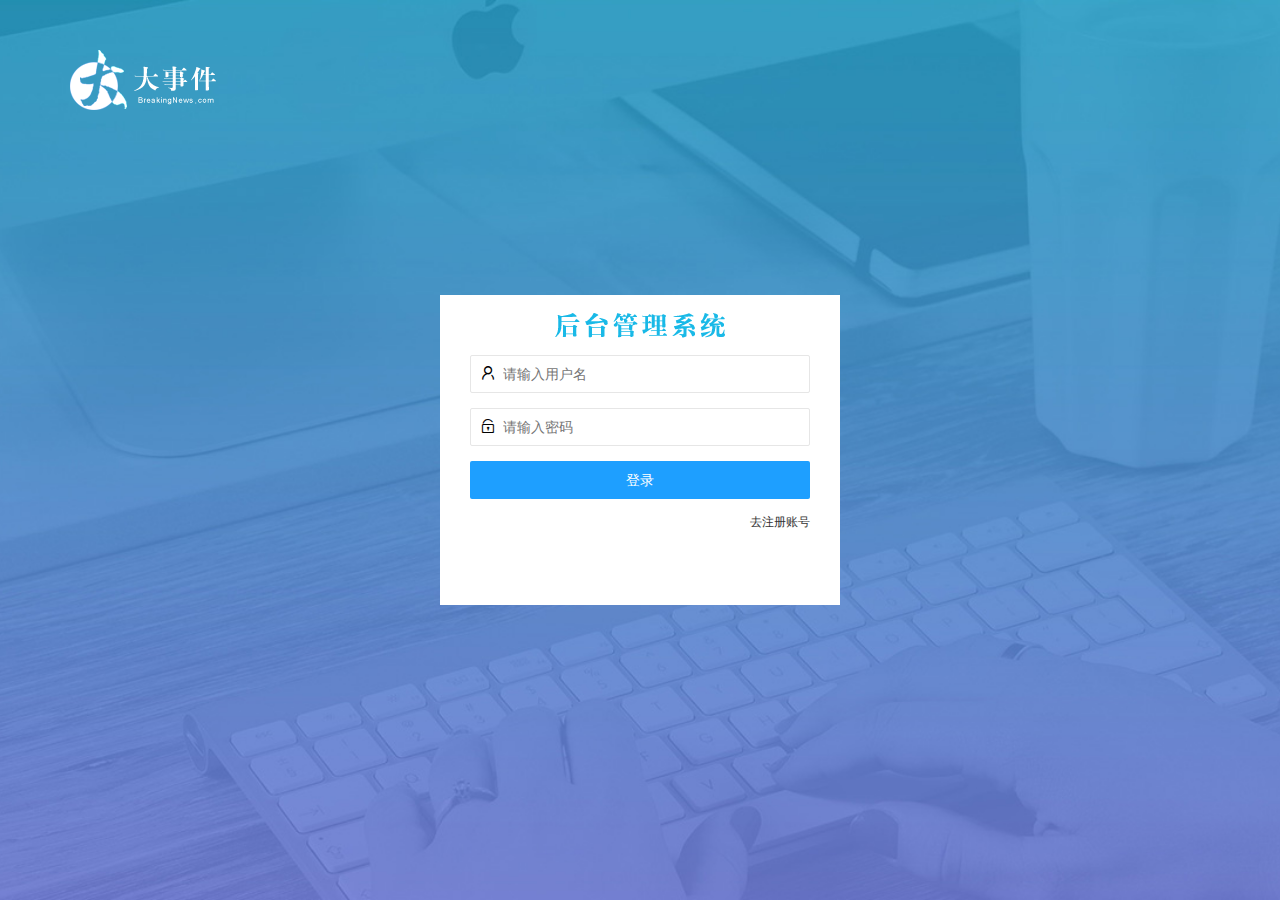
<file: login.html>
<!DOCTYPE html>
<html lang="en">

<head>
    <meta charset="UTF-8">
    <meta name="viewport" content="width=device-width, initial-scale=1.0">
    <title>大事件-登录/注册</title>
    <!-- 导入layui的css文件 -->
    <link rel="stylesheet" href="/assets/lib/layui/css/layui.css">
    <!-- 导入自己的css文件 -->
    <link rel="stylesheet" href="/assets/css/login.css">
</head>

<body>
    <!-- 头部的logo区域 -->
    <!-- 导入layui中的版心1440px的类名 -->
    <div class="layui-main">
        <img src="/assets/images/logo.png" alt="">
    </div>
    <div class="loginAndRegBox">
        <div class="title-box"></div>
        <!-- 登录的div -->
        <div class="login-box">
          <!-- 登录的表单 -->
          <form class="layui-form" id="form_login">
            <!-- 用户名 -->
            <div class="layui-form-item">
              <i class="layui-icon layui-icon-username"></i>
              <input type="text" name="username" required lay-verify="required" placeholder="请输入用户名" autocomplete="off" class="layui-input" />
            </div>
            <!-- 密码 -->
            <div class="layui-form-item">
              <i class="layui-icon layui-icon-password"></i>
              <input type="password" name="password" required lay-verify="required|pwd" placeholder="请输入密码" autocomplete="off" class="layui-input" />
            </div>
            <!-- 登录按钮 -->
            <div class="layui-form-item">
              <!-- 注意：表单提交按钮和普通按钮的区别，就是 lay-submit 属性 -->
              <button class="layui-btn layui-btn-fluid layui-btn-normal" lay-submit>登录</button>
            </div>
            <div class="layui-form-item links">
              <a href="javascript:;" id="link_reg">去注册账号</a>
            </div>
          </form>
        </div>
        <!-- 注册的div -->
        <div class="reg-box">
          <!-- 注册的表单 -->
          <form class="layui-form" id="form_reg">
            <!-- 用户名 -->
            <div class="layui-form-item">
              <i class="layui-icon layui-icon-username"></i>
              <input type="text" name="username" required lay-verify="required" placeholder="请输入用户名" autocomplete="off" class="layui-input" />
            </div>
            <!-- 密码 -->
            <div class="layui-form-item">
              <i class="layui-icon layui-icon-password"></i>
              <input type="password" name="password" required lay-verify="required|pwd" placeholder="请输入密码" autocomplete="off" class="layui-input" />
            </div>
            <!-- 密码确认框 -->
            <div class="layui-form-item">
              <i class="layui-icon layui-icon-password"></i>
              <input type="password" name="repassword" required lay-verify="required|pwd|repwd" placeholder="再次确认密码" autocomplete="off" class="layui-input" />
            </div>
            <!-- 注册按钮 -->
            <div class="layui-form-item">
              <!-- 注意：表单提交按钮和普通按钮的区别，就是 lay-submit 属性 -->
              <button class="layui-btn layui-btn-fluid layui-btn-normal" lay-submit>注册</button>
            </div>
            <div class="layui-form-item links">
              <a href="javascript:;" id="link_login">去登录</a>
            </div>
          </form>
        </div>
      </div>
   <!-- 导入 Layui 的JS文件 -->
   <script src="/assets/lib/layui/layui.all.js"></script>
        <script src="/assets/lib/jquery.js"></script>
        <script src="/assets/js/baseApi.js"></script>

        <script src="/assets/js/login.js"></script>

</body>

</html>
</file>
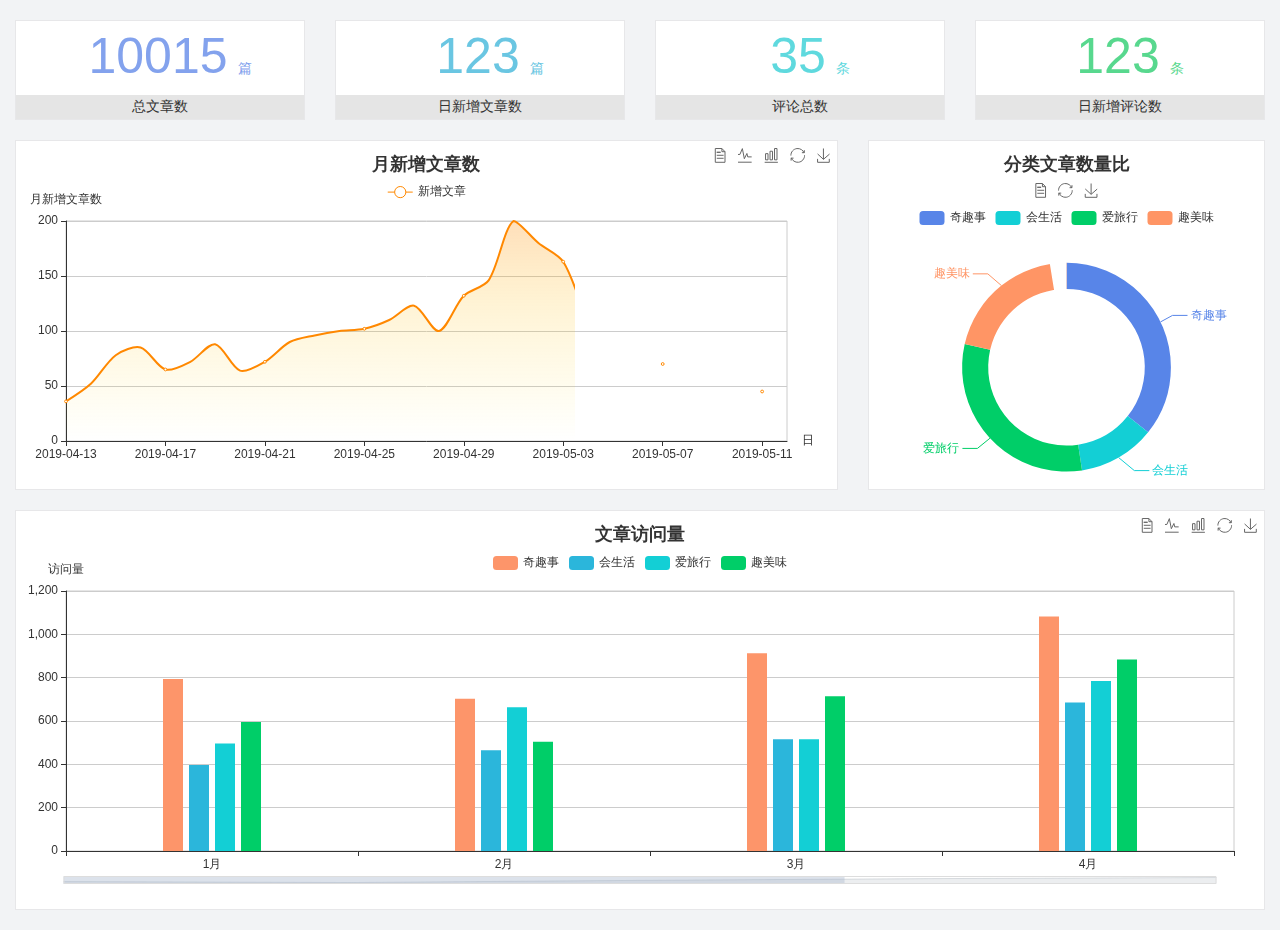
<file: home/dashboard.html>
<!DOCTYPE html>
<html lang="en">

<head>
  <meta charset="UTF-8">
  <meta name="viewport" content="width=device-width, initial-scale=1.0">
  <meta http-equiv="X-UA-Compatible" content="ie=edge">
  <title>图表统计</title>
  <link rel="stylesheet" href="../../assets/lib/bootstrap.css" />
  <link rel="stylesheet" href="../../assets/lib/main.css" />
  <script src="../../assets/lib/jquery.js"></script>
  <script type="text/javascript" src="../../assets/lib/echarts.min.js"></script>
</head>

<body>
  <div class="container-fluid">
    <div class="row spannel_list">
      <div class="col-sm-3 col-xs-6">
        <div class="spannel">
          <em>10015</em><span>篇</span>
          <b>总文章数</b>
        </div>
      </div>
      <div class="col-sm-3 col-xs-6">
        <div class="spannel scolor01">
          <em>123</em><span>篇</span>
          <b>日新增文章数</b>
        </div>
      </div>
      <div class="col-sm-3 col-xs-6">
        <div class="spannel scolor02">
          <em>35</em><span>条</span>
          <b>评论总数</b>
        </div>
      </div>
      <div class="col-sm-3 col-xs-6">
        <div class="spannel scolor03">
          <em>123</em><span>条</span>
          <b>日新增评论数</b>
        </div>
      </div>
    </div>
  </div>

  <div class="container-fluid">
    <div class="row curve-pie">
      <div class="col-lg-8 col-md-8">
        <div class="gragh_pannel" id="curve_show"></div>
      </div>
      <div class="col-lg-4 col-md-4">
        <div class="gragh_pannel" id="pie_show"></div>
      </div>
    </div>
  </div>

  <div class="container-fluid">
    <div class="column_pannel" id="column_show"></div>
  </div>

  <script>
    var oChart = echarts.init(document.getElementById('curve_show'));
    var aList_all = [
      { 'count': 36, 'date': '2019-04-13' },
      { 'count': 52, 'date': '2019-04-14' },
      { 'count': 78, 'date': '2019-04-15' },
      { 'count': 85, 'date': '2019-04-16' },
      { 'count': 65, 'date': '2019-04-17' },
      { 'count': 72, 'date': '2019-04-18' },
      { 'count': 88, 'date': '2019-04-19' },
      { 'count': 64, 'date': '2019-04-20' },
      { 'count': 72, 'date': '2019-04-21' },
      { 'count': 90, 'date': '2019-04-22' },
      { 'count': 96, 'date': '2019-04-23' },
      { 'count': 100, 'date': '2019-04-24' },
      { 'count': 102, 'date': '2019-04-25' },
      { 'count': 110, 'date': '2019-04-26' },
      { 'count': 123, 'date': '2019-04-27' },
      { 'count': 100, 'date': '2019-04-28' },
      { 'count': 132, 'date': '2019-04-29' },
      { 'count': 146, 'date': '2019-04-30' },
      { 'count': 200, 'date': '2019-05-01' },
      { 'count': 180, 'date': '2019-05-02' },
      { 'count': 163, 'date': '2019-05-03' },
      { 'count': 110, 'date': '2019-05-04' },
      { 'count': 80, 'date': '2019-05-05' },
      { 'count': 82, 'date': '2019-05-06' },
      { 'count': 70, 'date': '2019-05-07' },
      { 'count': 65, 'date': '2019-05-08' },
      { 'count': 54, 'date': '2019-05-09' },
      { 'count': 40, 'date': '2019-05-10' },
      { 'count': 45, 'date': '2019-05-11' },
      { 'count': 38, 'date': '2019-05-12' },
    ];

    let aCount = [];
    let aDate = [];

    for (var i = 0; i < aList_all.length; i++) {
      aCount.push(aList_all[i].count);
      aDate.push(aList_all[i].date);
    }

    var chartopt = {
      title: {
        text: '月新增文章数',
        left: 'center',
        top: '10'
      },
      tooltip: {
        trigger: 'axis'
      },
      legend: {
        data: ['新增文章'],
        top: '40'
      },
      toolbox: {
        show: true,
        feature: {
          mark: { show: true },
          dataView: { show: true, readOnly: false },
          magicType: { show: true, type: ['line', 'bar'] },
          restore: { show: true },
          saveAsImage: { show: true }
        }
      },
      calculable: true,
      xAxis: [
        {
          name: '日',
          type: 'category',
          boundaryGap: false,
          data: aDate
        }
      ],
      yAxis: [
        {
          name: '月新增文章数',
          type: 'value'
        }
      ],
      series: [
        {
          name: '新增文章',
          type: 'line',
          smooth: true,
          itemStyle: { normal: { areaStyle: { type: 'default' }, color: '#f80' }, lineStyle: { color: '#f80' } },
          data: aCount
        }],
      areaStyle: {
        normal: {
          color: new echarts.graphic.LinearGradient(0, 0, 0, 1, [{
            offset: 0,
            color: 'rgba(255,136,0,0.39)'
          }, {
            offset: .34,
            color: 'rgba(255,180,0,0.25)'
          }, {
            offset: 1,
            color: 'rgba(255,222,0,0.00)'
          }])

        }
      },
      grid: {
        show: true,
        x: 50,
        x2: 50,
        y: 80,
        height: 220
      }
    };

    oChart.setOption(chartopt);


    var oPie = echarts.init(document.getElementById('pie_show'));
    var oPieopt =
    {
      title: {
        top: 10,
        text: '分类文章数量比',
        x: 'center'
      },
      tooltip: {
        trigger: 'item',
        formatter: "{a} <br/>{b} : {c} ({d}%)"
      },
      color: ['#5885e8', '#13cfd5', '#00ce68', '#ff9565'],
      legend: {
        x: 'center',
        top: 65,
        data: ['奇趣事', '会生活', '爱旅行', '趣美味']
      },
      toolbox: {
        show: true,
        x: 'center',
        top: 35,
        feature: {
          mark: { show: true },
          dataView: { show: true, readOnly: false },
          magicType: {
            show: true,
            type: ['pie', 'funnel'],
            option: {
              funnel: {
                x: '25%',
                width: '50%',
                funnelAlign: 'left',
                max: 1548
              }
            }
          },
          restore: { show: true },
          saveAsImage: { show: true }
        }
      },
      calculable: true,
      series: [
        {
          name: '访问来源',
          type: 'pie',
          radius: ['45%', '60%'],
          center: ['50%', '65%'],
          data: [
            { value: 300, name: '奇趣事' },
            { value: 100, name: '会生活' },
            { value: 260, name: '爱旅行' },
            { value: 180, name: '趣美味' }
          ]
        }
      ]
    };
    oPie.setOption(oPieopt);



    var oColumn = this.echarts.init(document.getElementById('column_show'));
    var oColumnopt =
    {
      title: {
        text: '文章访问量',
        left: 'center',
        top: '10'
      },
      tooltip: {
        trigger: 'axis'
      },
      legend: {
        data: ['奇趣事', '会生活', '爱旅行', '趣美味'],
        top: '40'
      },
      toolbox: {
        show: true,
        feature: {
          mark: { show: true },
          dataView: { show: true, readOnly: false },
          magicType: { show: true, type: ['line', 'bar'] },
          restore: { show: true },
          saveAsImage: { show: true }
        }
      },
      calculable: true,
      xAxis: [
        {
          type: 'category',
          data: ['1月', '2月', '3月', '4月', '5月']
        }
      ],
      yAxis: [
        {
          name: '访问量',
          type: 'value'
        }
      ],
      series: [
        {
          name: '奇趣事',
          type: 'bar',
          barWidth: 20,
          itemStyle: {
            normal: { areaStyle: { type: 'default' }, color: '#fd956a' }
          },
          data: [800, 708, 920, 1090, 1200]
        },
        {
          name: '会生活',
          type: 'bar',
          barWidth: 20,
          itemStyle: {
            normal: { areaStyle: { type: 'default' }, color: '#2bb6db' }
          },
          data: [400, 468, 520, 690, 800]
        },
        {
          name: '爱旅行',
          type: 'bar',
          barWidth: 20,
          itemStyle: {
            normal: { areaStyle: { type: 'default' }, color: '#13cfd5' }
          },
          data: [500, 668, 520, 790, 900]
        },
        {
          name: '趣美味',
          type: 'bar',
          barWidth: 20,
          itemStyle: {
            normal: { areaStyle: { type: 'default' }, color: '#00ce68' }
          },
          data: [600, 508, 720, 890, 1000]
        }
      ],
      grid: {
        show: true,
        x: 50,
        x2: 30,
        y: 80,
        height: 260
      },
      dataZoom: [//给x轴设置滚动条
        {
          start: 0,//默认为0
          end: 100 - 1000 / 31,//默认为100
          type: 'slider',
          show: true,
          xAxisIndex: [0],
          handleSize: 0,//滑动条的 左右2个滑动条的大小
          height: 8,//组件高度
          left: 45, //左边的距离
          right: 50,//右边的距离
          bottom: 26,//右边的距离
          handleColor: '#ddd',//h滑动图标的颜色
          handleStyle: {
            borderColor: "#cacaca",
            borderWidth: "1",
            shadowBlur: 2,
            background: "#ddd",
            shadowColor: "#ddd",
          }
        }]
    };
    oColumn.setOption(oColumnopt);
  </script>
</body>

</html>
</file>
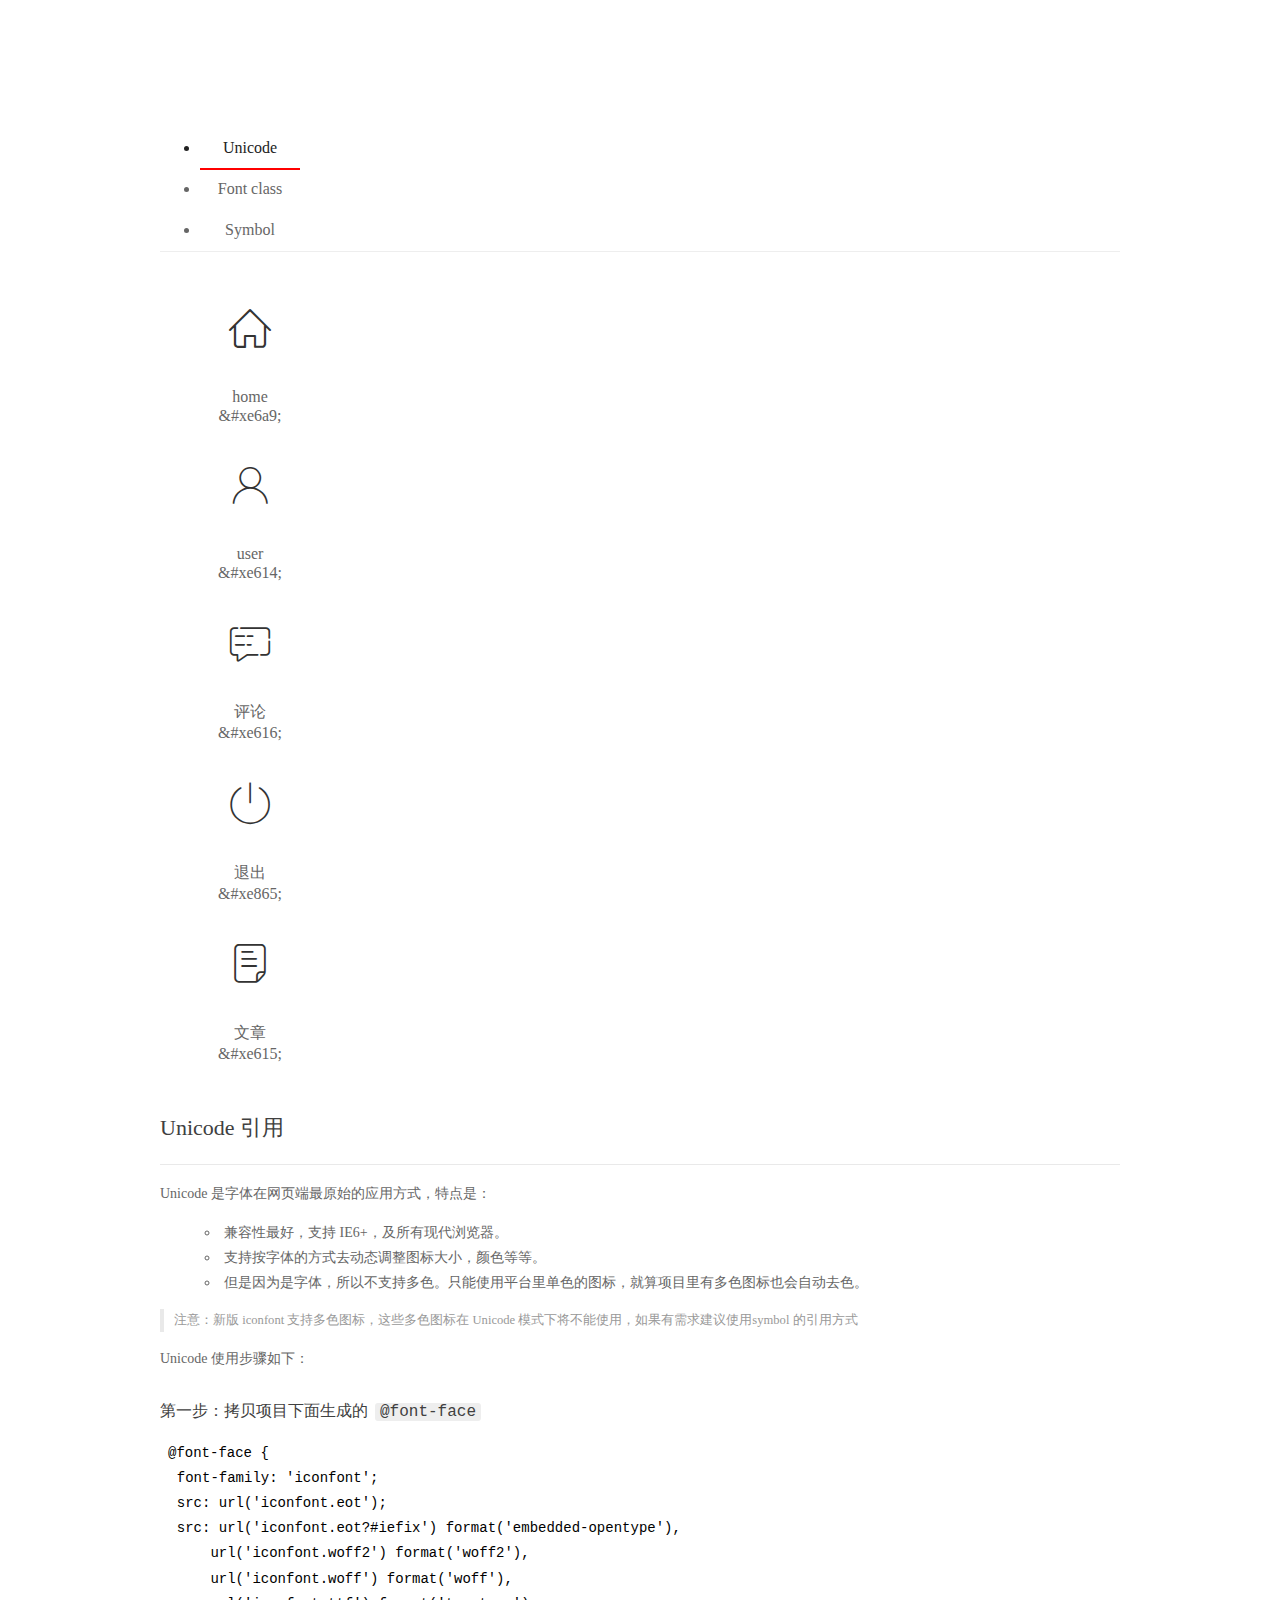
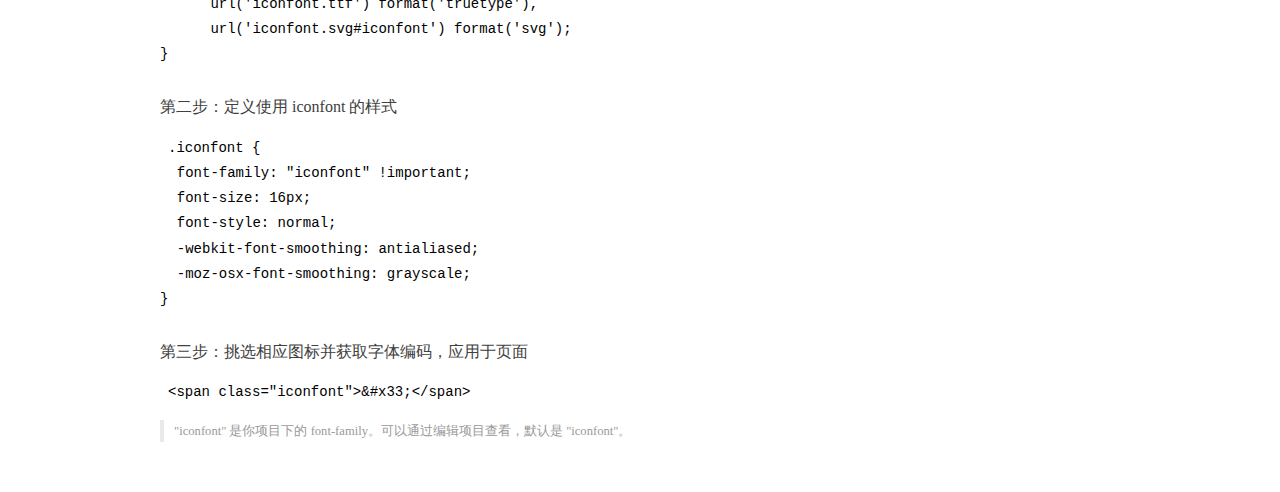
<file: assets/fonts/demo_index.html>
<!DOCTYPE html>
<html>
<head>
  <meta charset="utf-8"/>
  <title>IconFont Demo</title>
  <link rel="shortcut icon" href="https://gtms04.alicdn.com/tps/i4/TB1_oz6GVXXXXaFXpXXJDFnIXXX-64-64.ico" type="image/x-icon"/>
  <link rel="stylesheet" href="https://g.alicdn.com/thx/cube/1.3.2/cube.min.css">
  <link rel="stylesheet" href="demo.css">
  <link rel="stylesheet" href="iconfont.css">
  <script src="iconfont.js"></script>
  <!-- jQuery -->
  <script src="https://a1.alicdn.com/oss/uploads/2018/12/26/7bfddb60-08e8-11e9-9b04-53e73bb6408b.js"></script>
  <!-- 代码高亮 -->
  <script src="https://a1.alicdn.com/oss/uploads/2018/12/26/a3f714d0-08e6-11e9-8a15-ebf944d7534c.js"></script>
</head>
<body>
  <div class="main">
    <h1 class="logo"><a href="https://www.iconfont.cn/" title="iconfont 首页" target="_blank">&#xe86b;</a></h1>
    <div class="nav-tabs">
      <ul id="tabs" class="dib-box">
        <li class="dib active"><span>Unicode</span></li>
        <li class="dib"><span>Font class</span></li>
        <li class="dib"><span>Symbol</span></li>
      </ul>
      
    </div>
    <div class="tab-container">
      <div class="content unicode" style="display: block;">
          <ul class="icon_lists dib-box">
          
            <li class="dib">
              <span class="icon iconfont">&#xe6a9;</span>
                <div class="name">home</div>
                <div class="code-name">&amp;#xe6a9;</div>
              </li>
          
            <li class="dib">
              <span class="icon iconfont">&#xe614;</span>
                <div class="name">user</div>
                <div class="code-name">&amp;#xe614;</div>
              </li>
          
            <li class="dib">
              <span class="icon iconfont">&#xe616;</span>
                <div class="name">评论</div>
                <div class="code-name">&amp;#xe616;</div>
              </li>
          
            <li class="dib">
              <span class="icon iconfont">&#xe865;</span>
                <div class="name">退出</div>
                <div class="code-name">&amp;#xe865;</div>
              </li>
          
            <li class="dib">
              <span class="icon iconfont">&#xe615;</span>
                <div class="name">文章</div>
                <div class="code-name">&amp;#xe615;</div>
              </li>
          
          </ul>
          <div class="article markdown">
          <h2 id="unicode-">Unicode 引用</h2>
          <hr>

          <p>Unicode 是字体在网页端最原始的应用方式，特点是：</p>
          <ul>
            <li>兼容性最好，支持 IE6+，及所有现代浏览器。</li>
            <li>支持按字体的方式去动态调整图标大小，颜色等等。</li>
            <li>但是因为是字体，所以不支持多色。只能使用平台里单色的图标，就算项目里有多色图标也会自动去色。</li>
          </ul>
          <blockquote>
            <p>注意：新版 iconfont 支持多色图标，这些多色图标在 Unicode 模式下将不能使用，如果有需求建议使用symbol 的引用方式</p>
          </blockquote>
          <p>Unicode 使用步骤如下：</p>
          <h3 id="-font-face">第一步：拷贝项目下面生成的 <code>@font-face</code></h3>
<pre><code class="language-css"
>@font-face {
  font-family: 'iconfont';
  src: url('iconfont.eot');
  src: url('iconfont.eot?#iefix') format('embedded-opentype'),
      url('iconfont.woff2') format('woff2'),
      url('iconfont.woff') format('woff'),
      url('iconfont.ttf') format('truetype'),
      url('iconfont.svg#iconfont') format('svg');
}
</code></pre>
          <h3 id="-iconfont-">第二步：定义使用 iconfont 的样式</h3>
<pre><code class="language-css"
>.iconfont {
  font-family: "iconfont" !important;
  font-size: 16px;
  font-style: normal;
  -webkit-font-smoothing: antialiased;
  -moz-osx-font-smoothing: grayscale;
}
</code></pre>
          <h3 id="-">第三步：挑选相应图标并获取字体编码，应用于页面</h3>
<pre>
<code class="language-html"
>&lt;span class="iconfont"&gt;&amp;#x33;&lt;/span&gt;
</code></pre>
          <blockquote>
            <p>"iconfont" 是你项目下的 font-family。可以通过编辑项目查看，默认是 "iconfont"。</p>
          </blockquote>
          </div>
      </div>
      <div class="content font-class">
        <ul class="icon_lists dib-box">
          
          <li class="dib">
            <span class="icon iconfont icon-home"></span>
            <div class="name">
              home
            </div>
            <div class="code-name">.icon-home
            </div>
          </li>
          
          <li class="dib">
            <span class="icon iconfont icon-user"></span>
            <div class="name">
              user
            </div>
            <div class="code-name">.icon-user
            </div>
          </li>
          
          <li class="dib">
            <span class="icon iconfont icon-pinglun"></span>
            <div class="name">
              评论
            </div>
            <div class="code-name">.icon-pinglun
            </div>
          </li>
          
          <li class="dib">
            <span class="icon iconfont icon-tuichu"></span>
            <div class="name">
              退出
            </div>
            <div class="code-name">.icon-tuichu
            </div>
          </li>
          
          <li class="dib">
            <span class="icon iconfont icon-16"></span>
            <div class="name">
              文章
            </div>
            <div class="code-name">.icon-16
            </div>
          </li>
          
        </ul>
        <div class="article markdown">
        <h2 id="font-class-">font-class 引用</h2>
        <hr>

        <p>font-class 是 Unicode 使用方式的一种变种，主要是解决 Unicode 书写不直观，语意不明确的问题。</p>
        <p>与 Unicode 使用方式相比，具有如下特点：</p>
        <ul>
          <li>兼容性良好，支持 IE8+，及所有现代浏览器。</li>
          <li>相比于 Unicode 语意明确，书写更直观。可以很容易分辨这个 icon 是什么。</li>
          <li>因为使用 class 来定义图标，所以当要替换图标时，只需要修改 class 里面的 Unicode 引用。</li>
          <li>不过因为本质上还是使用的字体，所以多色图标还是不支持的。</li>
        </ul>
        <p>使用步骤如下：</p>
        <h3 id="-fontclass-">第一步：引入项目下面生成的 fontclass 代码：</h3>
<pre><code class="language-html">&lt;link rel="stylesheet" href="./iconfont.css"&gt;
</code></pre>
        <h3 id="-">第二步：挑选相应图标并获取类名，应用于页面：</h3>
<pre><code class="language-html">&lt;span class="iconfont icon-xxx"&gt;&lt;/span&gt;
</code></pre>
        <blockquote>
          <p>"
            iconfont" 是你项目下的 font-family。可以通过编辑项目查看，默认是 "iconfont"。</p>
        </blockquote>
      </div>
      </div>
      <div class="content symbol">
          <ul class="icon_lists dib-box">
          
            <li class="dib">
                <svg class="icon svg-icon" aria-hidden="true">
                  <use xlink:href="#icon-home"></use>
                </svg>
                <div class="name">home</div>
                <div class="code-name">#icon-home</div>
            </li>
          
            <li class="dib">
                <svg class="icon svg-icon" aria-hidden="true">
                  <use xlink:href="#icon-user"></use>
                </svg>
                <div class="name">user</div>
                <div class="code-name">#icon-user</div>
            </li>
          
            <li class="dib">
                <svg class="icon svg-icon" aria-hidden="true">
                  <use xlink:href="#icon-pinglun"></use>
                </svg>
                <div class="name">评论</div>
                <div class="code-name">#icon-pinglun</div>
            </li>
          
            <li class="dib">
                <svg class="icon svg-icon" aria-hidden="true">
                  <use xlink:href="#icon-tuichu"></use>
                </svg>
                <div class="name">退出</div>
                <div class="code-name">#icon-tuichu</div>
            </li>
          
            <li class="dib">
                <svg class="icon svg-icon" aria-hidden="true">
                  <use xlink:href="#icon-16"></use>
                </svg>
                <div class="name">文章</div>
                <div class="code-name">#icon-16</div>
            </li>
          
          </ul>
          <div class="article markdown">
          <h2 id="symbol-">Symbol 引用</h2>
          <hr>

          <p>这是一种全新的使用方式，应该说这才是未来的主流，也是平台目前推荐的用法。相关介绍可以参考这篇<a href="">文章</a>
            这种用法其实是做了一个 SVG 的集合，与另外两种相比具有如下特点：</p>
          <ul>
            <li>支持多色图标了，不再受单色限制。</li>
            <li>通过一些技巧，支持像字体那样，通过 <code>font-size</code>, <code>color</code> 来调整样式。</li>
            <li>兼容性较差，支持 IE9+，及现代浏览器。</li>
            <li>浏览器渲染 SVG 的性能一般，还不如 png。</li>
          </ul>
          <p>使用步骤如下：</p>
          <h3 id="-symbol-">第一步：引入项目下面生成的 symbol 代码：</h3>
<pre><code class="language-html">&lt;script src="./iconfont.js"&gt;&lt;/script&gt;
</code></pre>
          <h3 id="-css-">第二步：加入通用 CSS 代码（引入一次就行）：</h3>
<pre><code class="language-html">&lt;style&gt;
.icon {
  width: 1em;
  height: 1em;
  vertical-align: -0.15em;
  fill: currentColor;
  overflow: hidden;
}
&lt;/style&gt;
</code></pre>
          <h3 id="-">第三步：挑选相应图标并获取类名，应用于页面：</h3>
<pre><code class="language-html">&lt;svg class="icon" aria-hidden="true"&gt;
  &lt;use xlink:href="#icon-xxx"&gt;&lt;/use&gt;
&lt;/svg&gt;
</code></pre>
          </div>
      </div>

    </div>
  </div>
  <script>
  $(document).ready(function () {
      $('.tab-container .content:first').show()

      $('#tabs li').click(function (e) {
        var tabContent = $('.tab-container .content')
        var index = $(this).index()

        if ($(this).hasClass('active')) {
          return
        } else {
          $('#tabs li').removeClass('active')
          $(this).addClass('active')

          tabContent.hide().eq(index).fadeIn()
        }
      })
    })
  </script>
</body>
</html>
</file>
<file: assets/lib/layui/css/layui.css>
/** layui-v2.5.5 MIT License By https://www.layui.com */
 .layui-inline,img{display:inline-block;vertical-align:middle}h1,h2,h3,h4,h5,h6{font-weight:400}.layui-edge,.layui-header,.layui-inline,.layui-main{position:relative}.layui-body,.layui-edge,.layui-elip{overflow:hidden}.layui-btn,.layui-edge,.layui-inline,img{vertical-align:middle}.layui-btn,.layui-disabled,.layui-icon,.layui-unselect{-moz-user-select:none;-webkit-user-select:none;-ms-user-select:none}.layui-elip,.layui-form-checkbox span,.layui-form-pane .layui-form-label{text-overflow:ellipsis;white-space:nowrap}.layui-breadcrumb,.layui-tree-btnGroup{visibility:hidden}blockquote,body,button,dd,div,dl,dt,form,h1,h2,h3,h4,h5,h6,input,li,ol,p,pre,td,textarea,th,ul{margin:0;padding:0;-webkit-tap-highlight-color:rgba(0,0,0,0)}a:active,a:hover{outline:0}img{border:none}li{list-style:none}table{border-collapse:collapse;border-spacing:0}h4,h5,h6{font-size:100%}button,input,optgroup,option,select,textarea{font-family:inherit;font-size:inherit;font-style:inherit;font-weight:inherit;outline:0}pre{white-space:pre-wrap;white-space:-moz-pre-wrap;white-space:-pre-wrap;white-space:-o-pre-wrap;word-wrap:break-word}body{line-height:24px;font:14px Helvetica Neue,Helvetica,PingFang SC,Tahoma,Arial,sans-serif}hr{height:1px;margin:10px 0;border:0;clear:both}a{color:#333;text-decoration:none}a:hover{color:#777}a cite{font-style:normal;*cursor:pointer}.layui-border-box,.layui-border-box *{box-sizing:border-box}.layui-box,.layui-box *{box-sizing:content-box}.layui-clear{clear:both;*zoom:1}.layui-clear:after{content:'\20';clear:both;*zoom:1;display:block;height:0}.layui-inline{*display:inline;*zoom:1}.layui-edge{display:inline-block;width:0;height:0;border-width:6px;border-style:dashed;border-color:transparent}.layui-edge-top{top:-4px;border-bottom-color:#999;border-bottom-style:solid}.layui-edge-right{border-left-color:#999;border-left-style:solid}.layui-edge-bottom{top:2px;border-top-color:#999;border-top-style:solid}.layui-edge-left{border-right-color:#999;border-right-style:solid}.layui-disabled,.layui-disabled:hover{color:#d2d2d2!important;cursor:not-allowed!important}.layui-circle{border-radius:100%}.layui-show{display:block!important}.layui-hide{display:none!important}@font-face{font-family:layui-icon;src:url(../font/iconfont.eot?v=250);src:url(../font/iconfont.eot?v=250#iefix) format('embedded-opentype'),url(../font/iconfont.woff2?v=250) format('woff2'),url(../font/iconfont.woff?v=250) format('woff'),url(../font/iconfont.ttf?v=250) format('truetype'),url(../font/iconfont.svg?v=250#layui-icon) format('svg')}.layui-icon{font-family:layui-icon!important;font-size:16px;font-style:normal;-webkit-font-smoothing:antialiased;-moz-osx-font-smoothing:grayscale}.layui-icon-reply-fill:before{content:"\e611"}.layui-icon-set-fill:before{content:"\e614"}.layui-icon-menu-fill:before{content:"\e60f"}.layui-icon-search:before{content:"\e615"}.layui-icon-share:before{content:"\e641"}.layui-icon-set-sm:before{content:"\e620"}.layui-icon-engine:before{content:"\e628"}.layui-icon-close:before{content:"\1006"}.layui-icon-close-fill:before{content:"\1007"}.layui-icon-chart-screen:before{content:"\e629"}.layui-icon-star:before{content:"\e600"}.layui-icon-circle-dot:before{content:"\e617"}.layui-icon-chat:before{content:"\e606"}.layui-icon-release:before{content:"\e609"}.layui-icon-list:before{content:"\e60a"}.layui-icon-chart:before{content:"\e62c"}.layui-icon-ok-circle:before{content:"\1005"}.layui-icon-layim-theme:before{content:"\e61b"}.layui-icon-table:before{content:"\e62d"}.layui-icon-right:before{content:"\e602"}.layui-icon-left:before{content:"\e603"}.layui-icon-cart-simple:before{content:"\e698"}.layui-icon-face-cry:before{content:"\e69c"}.layui-icon-face-smile:before{content:"\e6af"}.layui-icon-survey:before{content:"\e6b2"}.layui-icon-tree:before{content:"\e62e"}.layui-icon-upload-circle:before{content:"\e62f"}.layui-icon-add-circle:before{content:"\e61f"}.layui-icon-download-circle:before{content:"\e601"}.layui-icon-templeate-1:before{content:"\e630"}.layui-icon-util:before{content:"\e631"}.layui-icon-face-surprised:before{content:"\e664"}.layui-icon-edit:before{content:"\e642"}.layui-icon-speaker:before{content:"\e645"}.layui-icon-down:before{content:"\e61a"}.layui-icon-file:before{content:"\e621"}.layui-icon-layouts:before{content:"\e632"}.layui-icon-rate-half:before{content:"\e6c9"}.layui-icon-add-circle-fine:before{content:"\e608"}.layui-icon-prev-circle:before{content:"\e633"}.layui-icon-read:before{content:"\e705"}.layui-icon-404:before{content:"\e61c"}.layui-icon-carousel:before{content:"\e634"}.layui-icon-help:before{content:"\e607"}.layui-icon-code-circle:before{content:"\e635"}.layui-icon-water:before{content:"\e636"}.layui-icon-username:before{content:"\e66f"}.layui-icon-find-fill:before{content:"\e670"}.layui-icon-about:before{content:"\e60b"}.layui-icon-location:before{content:"\e715"}.layui-icon-up:before{content:"\e619"}.layui-icon-pause:before{content:"\e651"}.layui-icon-date:before{content:"\e637"}.layui-icon-layim-uploadfile:before{content:"\e61d"}.layui-icon-delete:before{content:"\e640"}.layui-icon-play:before{content:"\e652"}.layui-icon-top:before{content:"\e604"}.layui-icon-friends:before{content:"\e612"}.layui-icon-refresh-3:before{content:"\e9aa"}.layui-icon-ok:before{content:"\e605"}.layui-icon-layer:before{content:"\e638"}.layui-icon-face-smile-fine:before{content:"\e60c"}.layui-icon-dollar:before{content:"\e659"}.layui-icon-group:before{content:"\e613"}.layui-icon-layim-download:before{content:"\e61e"}.layui-icon-picture-fine:before{content:"\e60d"}.layui-icon-link:before{content:"\e64c"}.layui-icon-diamond:before{content:"\e735"}.layui-icon-log:before{content:"\e60e"}.layui-icon-rate-solid:before{content:"\e67a"}.layui-icon-fonts-del:before{content:"\e64f"}.layui-icon-unlink:before{content:"\e64d"}.layui-icon-fonts-clear:before{content:"\e639"}.layui-icon-triangle-r:before{content:"\e623"}.layui-icon-circle:before{content:"\e63f"}.layui-icon-radio:before{content:"\e643"}.layui-icon-align-center:before{content:"\e647"}.layui-icon-align-right:before{content:"\e648"}.layui-icon-align-left:before{content:"\e649"}.layui-icon-loading-1:before{content:"\e63e"}.layui-icon-return:before{content:"\e65c"}.layui-icon-fonts-strong:before{content:"\e62b"}.layui-icon-upload:before{content:"\e67c"}.layui-icon-dialogue:before{content:"\e63a"}.layui-icon-video:before{content:"\e6ed"}.layui-icon-headset:before{content:"\e6fc"}.layui-icon-cellphone-fine:before{content:"\e63b"}.layui-icon-add-1:before{content:"\e654"}.layui-icon-face-smile-b:before{content:"\e650"}.layui-icon-fonts-html:before{content:"\e64b"}.layui-icon-form:before{content:"\e63c"}.layui-icon-cart:before{content:"\e657"}.layui-icon-camera-fill:before{content:"\e65d"}.layui-icon-tabs:before{content:"\e62a"}.layui-icon-fonts-code:before{content:"\e64e"}.layui-icon-fire:before{content:"\e756"}.layui-icon-set:before{content:"\e716"}.layui-icon-fonts-u:before{content:"\e646"}.layui-icon-triangle-d:before{content:"\e625"}.layui-icon-tips:before{content:"\e702"}.layui-icon-picture:before{content:"\e64a"}.layui-icon-more-vertical:before{content:"\e671"}.layui-icon-flag:before{content:"\e66c"}.layui-icon-loading:before{content:"\e63d"}.layui-icon-fonts-i:before{content:"\e644"}.layui-icon-refresh-1:before{content:"\e666"}.layui-icon-rmb:before{content:"\e65e"}.layui-icon-home:before{content:"\e68e"}.layui-icon-user:before{content:"\e770"}.layui-icon-notice:before{content:"\e667"}.layui-icon-login-weibo:before{content:"\e675"}.layui-icon-voice:before{content:"\e688"}.layui-icon-upload-drag:before{content:"\e681"}.layui-icon-login-qq:before{content:"\e676"}.layui-icon-snowflake:before{content:"\e6b1"}.layui-icon-file-b:before{content:"\e655"}.layui-icon-template:before{content:"\e663"}.layui-icon-auz:before{content:"\e672"}.layui-icon-console:before{content:"\e665"}.layui-icon-app:before{content:"\e653"}.layui-icon-prev:before{content:"\e65a"}.layui-icon-website:before{content:"\e7ae"}.layui-icon-next:before{content:"\e65b"}.layui-icon-component:before{content:"\e857"}.layui-icon-more:before{content:"\e65f"}.layui-icon-login-wechat:before{content:"\e677"}.layui-icon-shrink-right:before{content:"\e668"}.layui-icon-spread-left:before{content:"\e66b"}.layui-icon-camera:before{content:"\e660"}.layui-icon-note:before{content:"\e66e"}.layui-icon-refresh:before{content:"\e669"}.layui-icon-female:before{content:"\e661"}.layui-icon-male:before{content:"\e662"}.layui-icon-password:before{content:"\e673"}.layui-icon-senior:before{content:"\e674"}.layui-icon-theme:before{content:"\e66a"}.layui-icon-tread:before{content:"\e6c5"}.layui-icon-praise:before{content:"\e6c6"}.layui-icon-star-fill:before{content:"\e658"}.layui-icon-rate:before{content:"\e67b"}.layui-icon-template-1:before{content:"\e656"}.layui-icon-vercode:before{content:"\e679"}.layui-icon-cellphone:before{content:"\e678"}.layui-icon-screen-full:before{content:"\e622"}.layui-icon-screen-restore:before{content:"\e758"}.layui-icon-cols:before{content:"\e610"}.layui-icon-export:before{content:"\e67d"}.layui-icon-print:before{content:"\e66d"}.layui-icon-slider:before{content:"\e714"}.layui-icon-addition:before{content:"\e624"}.layui-icon-subtraction:before{content:"\e67e"}.layui-icon-service:before{content:"\e626"}.layui-icon-transfer:before{content:"\e691"}.layui-main{width:1140px;margin:0 auto}.layui-header{z-index:1000;height:60px}.layui-header a:hover{transition:all .5s;-webkit-transition:all .5s}.layui-side{position:fixed;left:0;top:0;bottom:0;z-index:999;width:200px;overflow-x:hidden}.layui-side-scroll{position:relative;width:220px;height:100%;overflow-x:hidden}.layui-body{position:absolute;left:200px;right:0;top:0;bottom:0;z-index:998;width:auto;overflow-y:auto;box-sizing:border-box}.layui-layout-body{overflow:hidden}.layui-layout-admin .layui-header{background-color:#23262E}.layui-layout-admin .layui-side{top:60px;width:200px;overflow-x:hidden}.layui-layout-admin .layui-body{position:fixed;top:60px;bottom:44px}.layui-layout-admin .layui-main{width:auto;margin:0 15px}.layui-layout-admin .layui-footer{position:fixed;left:200px;right:0;bottom:0;height:44px;line-height:44px;padding:0 15px;background-color:#eee}.layui-layout-admin .layui-logo{position:absolute;left:0;top:0;width:200px;height:100%;line-height:60px;text-align:center;color:#009688;font-size:16px}.layui-layout-admin .layui-header .layui-nav{background:0 0}.layui-layout-left{position:absolute!important;left:200px;top:0}.layui-layout-right{position:absolute!important;right:0;top:0}.layui-container{position:relative;margin:0 auto;padding:0 15px;box-sizing:border-box}.layui-fluid{position:relative;margin:0 auto;padding:0 15px}.layui-row:after,.layui-row:before{content:'';display:block;clear:both}.layui-col-lg1,.layui-col-lg10,.layui-col-lg11,.layui-col-lg12,.layui-col-lg2,.layui-col-lg3,.layui-col-lg4,.layui-col-lg5,.layui-col-lg6,.layui-col-lg7,.layui-col-lg8,.layui-col-lg9,.layui-col-md1,.layui-col-md10,.layui-col-md11,.layui-col-md12,.layui-col-md2,.layui-col-md3,.layui-col-md4,.layui-col-md5,.layui-col-md6,.layui-col-md7,.layui-col-md8,.layui-col-md9,.layui-col-sm1,.layui-col-sm10,.layui-col-sm11,.layui-col-sm12,.layui-col-sm2,.layui-col-sm3,.layui-col-sm4,.layui-col-sm5,.layui-col-sm6,.layui-col-sm7,.layui-col-sm8,.layui-col-sm9,.layui-col-xs1,.layui-col-xs10,.layui-col-xs11,.layui-col-xs12,.layui-col-xs2,.layui-col-xs3,.layui-col-xs4,.layui-col-xs5,.layui-col-xs6,.layui-col-xs7,.layui-col-xs8,.layui-col-xs9{position:relative;display:block;box-sizing:border-box}.layui-col-xs1,.layui-col-xs10,.layui-col-xs11,.layui-col-xs12,.layui-col-xs2,.layui-col-xs3,.layui-col-xs4,.layui-col-xs5,.layui-col-xs6,.layui-col-xs7,.layui-col-xs8,.layui-col-xs9{float:left}.layui-col-xs1{width:8.33333333%}.layui-col-xs2{width:16.66666667%}.layui-col-xs3{width:25%}.layui-col-xs4{width:33.33333333%}.layui-col-xs5{width:41.66666667%}.layui-col-xs6{width:50%}.layui-col-xs7{width:58.33333333%}.layui-col-xs8{width:66.66666667%}.layui-col-xs9{width:75%}.layui-col-xs10{width:83.33333333%}.layui-col-xs11{width:91.66666667%}.layui-col-xs12{width:100%}.layui-col-xs-offset1{margin-left:8.33333333%}.layui-col-xs-offset2{margin-left:16.66666667%}.layui-col-xs-offset3{margin-left:25%}.layui-col-xs-offset4{margin-left:33.33333333%}.layui-col-xs-offset5{margin-left:41.66666667%}.layui-col-xs-offset6{margin-left:50%}.layui-col-xs-offset7{margin-left:58.33333333%}.layui-col-xs-offset8{margin-left:66.66666667%}.layui-col-xs-offset9{margin-left:75%}.layui-col-xs-offset10{margin-left:83.33333333%}.layui-col-xs-offset11{margin-left:91.66666667%}.layui-col-xs-offset12{margin-left:100%}@media screen and (max-width:768px){.layui-hide-xs{display:none!important}.layui-show-xs-block{display:block!important}.layui-show-xs-inline{display:inline!important}.layui-show-xs-inline-block{display:inline-block!important}}@media screen and (min-width:768px){.layui-container{width:750px}.layui-hide-sm{display:none!important}.layui-show-sm-block{display:block!important}.layui-show-sm-inline{display:inline!important}.layui-show-sm-inline-block{display:inline-block!important}.layui-col-sm1,.layui-col-sm10,.layui-col-sm11,.layui-col-sm12,.layui-col-sm2,.layui-col-sm3,.layui-col-sm4,.layui-col-sm5,.layui-col-sm6,.layui-col-sm7,.layui-col-sm8,.layui-col-sm9{float:left}.layui-col-sm1{width:8.33333333%}.layui-col-sm2{width:16.66666667%}.layui-col-sm3{width:25%}.layui-col-sm4{width:33.33333333%}.layui-col-sm5{width:41.66666667%}.layui-col-sm6{width:50%}.layui-col-sm7{width:58.33333333%}.layui-col-sm8{width:66.66666667%}.layui-col-sm9{width:75%}.layui-col-sm10{width:83.33333333%}.layui-col-sm11{width:91.66666667%}.layui-col-sm12{width:100%}.layui-col-sm-offset1{margin-left:8.33333333%}.layui-col-sm-offset2{margin-left:16.66666667%}.layui-col-sm-offset3{margin-left:25%}.layui-col-sm-offset4{margin-left:33.33333333%}.layui-col-sm-offset5{margin-left:41.66666667%}.layui-col-sm-offset6{margin-left:50%}.layui-col-sm-offset7{margin-left:58.33333333%}.layui-col-sm-offset8{margin-left:66.66666667%}.layui-col-sm-offset9{margin-left:75%}.layui-col-sm-offset10{margin-left:83.33333333%}.layui-col-sm-offset11{margin-left:91.66666667%}.layui-col-sm-offset12{margin-left:100%}}@media screen and (min-width:992px){.layui-container{width:970px}.layui-hide-md{display:none!important}.layui-show-md-block{display:block!important}.layui-show-md-inline{display:inline!important}.layui-show-md-inline-block{display:inline-block!important}.layui-col-md1,.layui-col-md10,.layui-col-md11,.layui-col-md12,.layui-col-md2,.layui-col-md3,.layui-col-md4,.layui-col-md5,.layui-col-md6,.layui-col-md7,.layui-col-md8,.layui-col-md9{float:left}.layui-col-md1{width:8.33333333%}.layui-col-md2{width:16.66666667%}.layui-col-md3{width:25%}.layui-col-md4{width:33.33333333%}.layui-col-md5{width:41.66666667%}.layui-col-md6{width:50%}.layui-col-md7{width:58.33333333%}.layui-col-md8{width:66.66666667%}.layui-col-md9{width:75%}.layui-col-md10{width:83.33333333%}.layui-col-md11{width:91.66666667%}.layui-col-md12{width:100%}.layui-col-md-offset1{margin-left:8.33333333%}.layui-col-md-offset2{margin-left:16.66666667%}.layui-col-md-offset3{margin-left:25%}.layui-col-md-offset4{margin-left:33.33333333%}.layui-col-md-offset5{margin-left:41.66666667%}.layui-col-md-offset6{margin-left:50%}.layui-col-md-offset7{margin-left:58.33333333%}.layui-col-md-offset8{margin-left:66.66666667%}.layui-col-md-offset9{margin-left:75%}.layui-col-md-offset10{margin-left:83.33333333%}.layui-col-md-offset11{margin-left:91.66666667%}.layui-col-md-offset12{margin-left:100%}}@media screen and (min-width:1200px){.layui-container{width:1170px}.layui-hide-lg{display:none!important}.layui-show-lg-block{display:block!important}.layui-show-lg-inline{display:inline!important}.layui-show-lg-inline-block{display:inline-block!important}.layui-col-lg1,.layui-col-lg10,.layui-col-lg11,.layui-col-lg12,.layui-col-lg2,.layui-col-lg3,.layui-col-lg4,.layui-col-lg5,.layui-col-lg6,.layui-col-lg7,.layui-col-lg8,.layui-col-lg9{float:left}.layui-col-lg1{width:8.33333333%}.layui-col-lg2{width:16.66666667%}.layui-col-lg3{width:25%}.layui-col-lg4{width:33.33333333%}.layui-col-lg5{width:41.66666667%}.layui-col-lg6{width:50%}.layui-col-lg7{width:58.33333333%}.layui-col-lg8{width:66.66666667%}.layui-col-lg9{width:75%}.layui-col-lg10{width:83.33333333%}.layui-col-lg11{width:91.66666667%}.layui-col-lg12{width:100%}.layui-col-lg-offset1{margin-left:8.33333333%}.layui-col-lg-offset2{margin-left:16.66666667%}.layui-col-lg-offset3{margin-left:25%}.layui-col-lg-offset4{margin-left:33.33333333%}.layui-col-lg-offset5{margin-left:41.66666667%}.layui-col-lg-offset6{margin-left:50%}.layui-col-lg-offset7{margin-left:58.33333333%}.layui-col-lg-offset8{margin-left:66.66666667%}.layui-col-lg-offset9{margin-left:75%}.layui-col-lg-offset10{margin-left:83.33333333%}.layui-col-lg-offset11{margin-left:91.66666667%}.layui-col-lg-offset12{margin-left:100%}}.layui-col-space1{margin:-.5px}.layui-col-space1>*{padding:.5px}.layui-col-space3{margin:-1.5px}.layui-col-space3>*{padding:1.5px}.layui-col-space5{margin:-2.5px}.layui-col-space5>*{padding:2.5px}.layui-col-space8{margin:-3.5px}.layui-col-space8>*{padding:3.5px}.layui-col-space10{margin:-5px}.layui-col-space10>*{padding:5px}.layui-col-space12{margin:-6px}.layui-col-space12>*{padding:6px}.layui-col-space15{margin:-7.5px}.layui-col-space15>*{padding:7.5px}.layui-col-space18{margin:-9px}.layui-col-space18>*{padding:9px}.layui-col-space20{margin:-10px}.layui-col-space20>*{padding:10px}.layui-col-space22{margin:-11px}.layui-col-space22>*{padding:11px}.layui-col-space25{margin:-12.5px}.layui-col-space25>*{padding:12.5px}.layui-col-space30{margin:-15px}.layui-col-space30>*{padding:15px}.layui-btn,.layui-input,.layui-select,.layui-textarea,.layui-upload-button{outline:0;-webkit-appearance:none;transition:all .3s;-webkit-transition:all .3s;box-sizing:border-box}.layui-elem-quote{margin-bottom:10px;padding:15px;line-height:22px;border-left:5px solid #009688;border-radius:0 2px 2px 0;background-color:#f2f2f2}.layui-quote-nm{border-style:solid;border-width:1px 1px 1px 5px;background:0 0}.layui-elem-field{margin-bottom:10px;padding:0;border-width:1px;border-style:solid}.layui-elem-field legend{margin-left:20px;padding:0 10px;font-size:20px;font-weight:300}.layui-field-title{margin:10px 0 20px;border-width:1px 0 0}.layui-field-box{padding:10px 15px}.layui-field-title .layui-field-box{padding:10px 0}.layui-progress{position:relative;height:6px;border-radius:20px;background-color:#e2e2e2}.layui-progress-bar{position:absolute;left:0;top:0;width:0;max-width:100%;height:6px;border-radius:20px;text-align:right;background-color:#5FB878;transition:all .3s;-webkit-transition:all .3s}.layui-progress-big,.layui-progress-big .layui-progress-bar{height:18px;line-height:18px}.layui-progress-text{position:relative;top:-20px;line-height:18px;font-size:12px;color:#666}.layui-progress-big .layui-progress-text{position:static;padding:0 10px;color:#fff}.layui-collapse{border-width:1px;border-style:solid;border-radius:2px}.layui-colla-content,.layui-colla-item{border-top-width:1px;border-top-style:solid}.layui-colla-item:first-child{border-top:none}.layui-colla-title{position:relative;height:42px;line-height:42px;padding:0 15px 0 35px;color:#333;background-color:#f2f2f2;cursor:pointer;font-size:14px;overflow:hidden}.layui-colla-content{display:none;padding:10px 15px;line-height:22px;color:#666}.layui-colla-icon{position:absolute;left:15px;top:0;font-size:14px}.layui-card{margin-bottom:15px;border-radius:2px;background-color:#fff;box-shadow:0 1px 2px 0 rgba(0,0,0,.05)}.layui-card:last-child{margin-bottom:0}.layui-card-header{position:relative;height:42px;line-height:42px;padding:0 15px;border-bottom:1px solid #f6f6f6;color:#333;border-radius:2px 2px 0 0;font-size:14px}.layui-bg-black,.layui-bg-blue,.layui-bg-cyan,.layui-bg-green,.layui-bg-orange,.layui-bg-red{color:#fff!important}.layui-card-body{position:relative;padding:10px 15px;line-height:24px}.layui-card-body[pad15]{padding:15px}.layui-card-body[pad20]{padding:20px}.layui-card-body .layui-table{margin:5px 0}.layui-card .layui-tab{margin:0}.layui-panel-window{position:relative;padding:15px;border-radius:0;border-top:5px solid #E6E6E6;background-color:#fff}.layui-auxiliar-moving{position:fixed;left:0;right:0;top:0;bottom:0;width:100%;height:100%;background:0 0;z-index:9999999999}.layui-form-label,.layui-form-mid,.layui-form-select,.layui-input-block,.layui-input-inline,.layui-textarea{position:relative}.layui-bg-red{background-color:#FF5722!important}.layui-bg-orange{background-color:#FFB800!important}.layui-bg-green{background-color:#009688!important}.layui-bg-cyan{background-color:#2F4056!important}.layui-bg-blue{background-color:#1E9FFF!important}.layui-bg-black{background-color:#393D49!important}.layui-bg-gray{background-color:#eee!important;color:#666!important}.layui-badge-rim,.layui-colla-content,.layui-colla-item,.layui-collapse,.layui-elem-field,.layui-form-pane .layui-form-item[pane],.layui-form-pane .layui-form-label,.layui-input,.layui-layedit,.layui-layedit-tool,.layui-quote-nm,.layui-select,.layui-tab-bar,.layui-tab-card,.layui-tab-title,.layui-tab-title .layui-this:after,.layui-textarea{border-color:#e6e6e6}.layui-timeline-item:before,hr{background-color:#e6e6e6}.layui-text{line-height:22px;font-size:14px;color:#666}.layui-text h1,.layui-text h2,.layui-text h3{font-weight:500;color:#333}.layui-text h1{font-size:30px}.layui-text h2{font-size:24px}.layui-text h3{font-size:18px}.layui-text a:not(.layui-btn){color:#01AAED}.layui-text a:not(.layui-btn):hover{text-decoration:underline}.layui-text ul{padding:5px 0 5px 15px}.layui-text ul li{margin-top:5px;list-style-type:disc}.layui-text em,.layui-word-aux{color:#999!important;padding:0 5px!important}.layui-btn{display:inline-block;height:38px;line-height:38px;padding:0 18px;background-color:#009688;color:#fff;white-space:nowrap;text-align:center;font-size:14px;border:none;border-radius:2px;cursor:pointer}.layui-btn:hover{opacity:.8;filter:alpha(opacity=80);color:#fff}.layui-btn:active{opacity:1;filter:alpha(opacity=100)}.layui-btn+.layui-btn{margin-left:10px}.layui-btn-container{font-size:0}.layui-btn-container .layui-btn{margin-right:10px;margin-bottom:10px}.layui-btn-container .layui-btn+.layui-btn{margin-left:0}.layui-table .layui-btn-container .layui-btn{margin-bottom:9px}.layui-btn-radius{border-radius:100px}.layui-btn .layui-icon{margin-right:3px;font-size:18px;vertical-align:bottom;vertical-align:middle\9}.layui-btn-primary{border:1px solid #C9C9C9;background-color:#fff;color:#555}.layui-btn-primary:hover{border-color:#009688;color:#333}.layui-btn-normal{background-color:#1E9FFF}.layui-btn-warm{background-color:#FFB800}.layui-btn-danger{background-color:#FF5722}.layui-btn-checked{background-color:#5FB878}.layui-btn-disabled,.layui-btn-disabled:active,.layui-btn-disabled:hover{border:1px solid #e6e6e6;background-color:#FBFBFB;color:#C9C9C9;cursor:not-allowed;opacity:1}.layui-btn-lg{height:44px;line-height:44px;padding:0 25px;font-size:16px}.layui-btn-sm{height:30px;line-height:30px;padding:0 10px;font-size:12px}.layui-btn-sm i{font-size:16px!important}.layui-btn-xs{height:22px;line-height:22px;padding:0 5px;font-size:12px}.layui-btn-xs i{font-size:14px!important}.layui-btn-group{display:inline-block;vertical-align:middle;font-size:0}.layui-btn-group .layui-btn{margin-left:0!important;margin-right:0!important;border-left:1px solid rgba(255,255,255,.5);border-radius:0}.layui-btn-group .layui-btn-primary{border-left:none}.layui-btn-group .layui-btn-primary:hover{border-color:#C9C9C9;color:#009688}.layui-btn-group .layui-btn:first-child{border-left:none;border-radius:2px 0 0 2px}.layui-btn-group .layui-btn-primary:first-child{border-left:1px solid #c9c9c9}.layui-btn-group .layui-btn:last-child{border-radius:0 2px 2px 0}.layui-btn-group .layui-btn+.layui-btn{margin-left:0}.layui-btn-group+.layui-btn-group{margin-left:10px}.layui-btn-fluid{width:100%}.layui-input,.layui-select,.layui-textarea{height:38px;line-height:1.3;line-height:38px\9;border-width:1px;border-style:solid;background-color:#fff;border-radius:2px}.layui-input::-webkit-input-placeholder,.layui-select::-webkit-input-placeholder,.layui-textarea::-webkit-input-placeholder{line-height:1.3}.layui-input,.layui-textarea{display:block;width:100%;padding-left:10px}.layui-input:hover,.layui-textarea:hover{border-color:#D2D2D2!important}.layui-input:focus,.layui-textarea:focus{border-color:#C9C9C9!important}.layui-textarea{min-height:100px;height:auto;line-height:20px;padding:6px 10px;resize:vertical}.layui-select{padding:0 10px}.layui-form input[type=checkbox],.layui-form input[type=radio],.layui-form select{display:none}.layui-form [lay-ignore]{display:initial}.layui-form-item{margin-bottom:15px;clear:both;*zoom:1}.layui-form-item:after{content:'\20';clear:both;*zoom:1;display:block;height:0}.layui-form-label{float:left;display:block;padding:9px 15px;width:80px;font-weight:400;line-height:20px;text-align:right}.layui-form-label-col{display:block;float:none;padding:9px 0;line-height:20px;text-align:left}.layui-form-item .layui-inline{margin-bottom:5px;margin-right:10px}.layui-input-block{margin-left:110px;min-height:36px}.layui-input-inline{display:inline-block;vertical-align:middle}.layui-form-item .layui-input-inline{float:left;width:190px;margin-right:10px}.layui-form-text .layui-input-inline{width:auto}.layui-form-mid{float:left;display:block;padding:9px 0!important;line-height:20px;margin-right:10px}.layui-form-danger+.layui-form-select .layui-input,.layui-form-danger:focus{border-color:#FF5722!important}.layui-form-select .layui-input{padding-right:30px;cursor:pointer}.layui-form-select .layui-edge{position:absolute;right:10px;top:50%;margin-top:-3px;cursor:pointer;border-width:6px;border-top-color:#c2c2c2;border-top-style:solid;transition:all .3s;-webkit-transition:all .3s}.layui-form-select dl{display:none;position:absolute;left:0;top:42px;padding:5px 0;z-index:899;min-width:100%;border:1px solid #d2d2d2;max-height:300px;overflow-y:auto;background-color:#fff;border-radius:2px;box-shadow:0 2px 4px rgba(0,0,0,.12);box-sizing:border-box}.layui-form-select dl dd,.layui-form-select dl dt{padding:0 10px;line-height:36px;white-space:nowrap;overflow:hidden;text-overflow:ellipsis}.layui-form-select dl dt{font-size:12px;color:#999}.layui-form-select dl dd{cursor:pointer}.layui-form-select dl dd:hover{background-color:#f2f2f2;-webkit-transition:.5s all;transition:.5s all}.layui-form-select .layui-select-group dd{padding-left:20px}.layui-form-select dl dd.layui-select-tips{padding-left:10px!important;color:#999}.layui-form-select dl dd.layui-this{background-color:#5FB878;color:#fff}.layui-form-checkbox,.layui-form-select dl dd.layui-disabled{background-color:#fff}.layui-form-selected dl{display:block}.layui-form-checkbox,.layui-form-checkbox *,.layui-form-switch{display:inline-block;vertical-align:middle}.layui-form-selected .layui-edge{margin-top:-9px;-webkit-transform:rotate(180deg);transform:rotate(180deg);margin-top:-3px\9}:root .layui-form-selected .layui-edge{margin-top:-9px\0/IE9}.layui-form-selectup dl{top:auto;bottom:42px}.layui-select-none{margin:5px 0;text-align:center;color:#999}.layui-select-disabled .layui-disabled{border-color:#eee!important}.layui-select-disabled .layui-edge{border-top-color:#d2d2d2}.layui-form-checkbox{position:relative;height:30px;line-height:30px;margin-right:10px;padding-right:30px;cursor:pointer;font-size:0;-webkit-transition:.1s linear;transition:.1s linear;box-sizing:border-box}.layui-form-checkbox span{padding:0 10px;height:100%;font-size:14px;border-radius:2px 0 0 2px;background-color:#d2d2d2;color:#fff;overflow:hidden}.layui-form-checkbox:hover span{background-color:#c2c2c2}.layui-form-checkbox i{position:absolute;right:0;top:0;width:30px;height:28px;border:1px solid #d2d2d2;border-left:none;border-radius:0 2px 2px 0;color:#fff;font-size:20px;text-align:center}.layui-form-checkbox:hover i{border-color:#c2c2c2;color:#c2c2c2}.layui-form-checked,.layui-form-checked:hover{border-color:#5FB878}.layui-form-checked span,.layui-form-checked:hover span{background-color:#5FB878}.layui-form-checked i,.layui-form-checked:hover i{color:#5FB878}.layui-form-item .layui-form-checkbox{margin-top:4px}.layui-form-checkbox[lay-skin=primary]{height:auto!important;line-height:normal!important;min-width:18px;min-height:18px;border:none!important;margin-right:0;padding-left:28px;padding-right:0;background:0 0}.layui-form-checkbox[lay-skin=primary] span{padding-left:0;padding-right:15px;line-height:18px;background:0 0;color:#666}.layui-form-checkbox[lay-skin=primary] i{right:auto;left:0;width:16px;height:16px;line-height:16px;border:1px solid #d2d2d2;font-size:12px;border-radius:2px;background-color:#fff;-webkit-transition:.1s linear;transition:.1s linear}.layui-form-checkbox[lay-skin=primary]:hover i{border-color:#5FB878;color:#fff}.layui-form-checked[lay-skin=primary] i{border-color:#5FB878!important;background-color:#5FB878;color:#fff}.layui-checkbox-disbaled[lay-skin=primary] span{background:0 0!important;color:#c2c2c2}.layui-checkbox-disbaled[lay-skin=primary]:hover i{border-color:#d2d2d2}.layui-form-item .layui-form-checkbox[lay-skin=primary]{margin-top:10px}.layui-form-switch{position:relative;height:22px;line-height:22px;min-width:35px;padding:0 5px;margin-top:8px;border:1px solid #d2d2d2;border-radius:20px;cursor:pointer;background-color:#fff;-webkit-transition:.1s linear;transition:.1s linear}.layui-form-switch i{position:absolute;left:5px;top:3px;width:16px;height:16px;border-radius:20px;background-color:#d2d2d2;-webkit-transition:.1s linear;transition:.1s linear}.layui-form-switch em{position:relative;top:0;width:25px;margin-left:21px;padding:0!important;text-align:center!important;color:#999!important;font-style:normal!important;font-size:12px}.layui-form-onswitch{border-color:#5FB878;background-color:#5FB878}.layui-checkbox-disbaled,.layui-checkbox-disbaled i{border-color:#e2e2e2!important}.layui-form-onswitch i{left:100%;margin-left:-21px;background-color:#fff}.layui-form-onswitch em{margin-left:5px;margin-right:21px;color:#fff!important}.layui-checkbox-disbaled span{background-color:#e2e2e2!important}.layui-checkbox-disbaled:hover i{color:#fff!important}[lay-radio]{display:none}.layui-form-radio,.layui-form-radio *{display:inline-block;vertical-align:middle}.layui-form-radio{line-height:28px;margin:6px 10px 0 0;padding-right:10px;cursor:pointer;font-size:0}.layui-form-radio *{font-size:14px}.layui-form-radio>i{margin-right:8px;font-size:22px;color:#c2c2c2}.layui-form-radio>i:hover,.layui-form-radioed>i{color:#5FB878}.layui-radio-disbaled>i{color:#e2e2e2!important}.layui-form-pane .layui-form-label{width:110px;padding:8px 15px;height:38px;line-height:20px;border-width:1px;border-style:solid;border-radius:2px 0 0 2px;text-align:center;background-color:#FBFBFB;overflow:hidden;box-sizing:border-box}.layui-form-pane .layui-input-inline{margin-left:-1px}.layui-form-pane .layui-input-block{margin-left:110px;left:-1px}.layui-form-pane .layui-input{border-radius:0 2px 2px 0}.layui-form-pane .layui-form-text .layui-form-label{float:none;width:100%;border-radius:2px;box-sizing:border-box;text-align:left}.layui-form-pane .layui-form-text .layui-input-inline{display:block;margin:0;top:-1px;clear:both}.layui-form-pane .layui-form-text .layui-input-block{margin:0;left:0;top:-1px}.layui-form-pane .layui-form-text .layui-textarea{min-height:100px;border-radius:0 0 2px 2px}.layui-form-pane .layui-form-checkbox{margin:4px 0 4px 10px}.layui-form-pane .layui-form-radio,.layui-form-pane .layui-form-switch{margin-top:6px;margin-left:10px}.layui-form-pane .layui-form-item[pane]{position:relative;border-width:1px;border-style:solid}.layui-form-pane .layui-form-item[pane] .layui-form-label{position:absolute;left:0;top:0;height:100%;border-width:0 1px 0 0}.layui-form-pane .layui-form-item[pane] .layui-input-inline{margin-left:110px}@media screen and (max-width:450px){.layui-form-item .layui-form-label{text-overflow:ellipsis;overflow:hidden;white-space:nowrap}.layui-form-item .layui-inline{display:block;margin-right:0;margin-bottom:20px;clear:both}.layui-form-item .layui-inline:after{content:'\20';clear:both;display:block;height:0}.layui-form-item .layui-input-inline{display:block;float:none;left:-3px;width:auto;margin:0 0 10px 112px}.layui-form-item .layui-input-inline+.layui-form-mid{margin-left:110px;top:-5px;padding:0}.layui-form-item .layui-form-checkbox{margin-right:5px;margin-bottom:5px}}.layui-layedit{border-width:1px;border-style:solid;border-radius:2px}.layui-layedit-tool{padding:3px 5px;border-bottom-width:1px;border-bottom-style:solid;font-size:0}.layedit-tool-fixed{position:fixed;top:0;border-top:1px solid #e2e2e2}.layui-layedit-tool .layedit-tool-mid,.layui-layedit-tool .layui-icon{display:inline-block;vertical-align:middle;text-align:center;font-size:14px}.layui-layedit-tool .layui-icon{position:relative;width:32px;height:30px;line-height:30px;margin:3px 5px;color:#777;cursor:pointer;border-radius:2px}.layui-layedit-tool .layui-icon:hover{color:#393D49}.layui-layedit-tool .layui-icon:active{color:#000}.layui-layedit-tool .layedit-tool-active{background-color:#e2e2e2;color:#000}.layui-layedit-tool .layui-disabled,.layui-layedit-tool .layui-disabled:hover{color:#d2d2d2;cursor:not-allowed}.layui-layedit-tool .layedit-tool-mid{width:1px;height:18px;margin:0 10px;background-color:#d2d2d2}.layedit-tool-html{width:50px!important;font-size:30px!important}.layedit-tool-b,.layedit-tool-code,.layedit-tool-help{font-size:16px!important}.layedit-tool-d,.layedit-tool-face,.layedit-tool-image,.layedit-tool-unlink{font-size:18px!important}.layedit-tool-image input{position:absolute;font-size:0;left:0;top:0;width:100%;height:100%;opacity:.01;filter:Alpha(opacity=1);cursor:pointer}.layui-layedit-iframe iframe{display:block;width:100%}#LAY_layedit_code{overflow:hidden}.layui-laypage{display:inline-block;*display:inline;*zoom:1;vertical-align:middle;margin:10px 0;font-size:0}.layui-laypage>a:first-child,.layui-laypage>a:first-child em{border-radius:2px 0 0 2px}.layui-laypage>a:last-child,.layui-laypage>a:last-child em{border-radius:0 2px 2px 0}.layui-laypage>:first-child{margin-left:0!important}.layui-laypage>:last-child{margin-right:0!important}.layui-laypage a,.layui-laypage button,.layui-laypage input,.layui-laypage select,.layui-laypage span{border:1px solid #e2e2e2}.layui-laypage a,.layui-laypage span{display:inline-block;*display:inline;*zoom:1;vertical-align:middle;padding:0 15px;height:28px;line-height:28px;margin:0 -1px 5px 0;background-color:#fff;color:#333;font-size:12px}.layui-flow-more a *,.layui-laypage input,.layui-table-view select[lay-ignore]{display:inline-block}.layui-laypage a:hover{color:#009688}.layui-laypage em{font-style:normal}.layui-laypage .layui-laypage-spr{color:#999;font-weight:700}.layui-laypage a{text-decoration:none}.layui-laypage .layui-laypage-curr{position:relative}.layui-laypage .layui-laypage-curr em{position:relative;color:#fff}.layui-laypage .layui-laypage-curr .layui-laypage-em{position:absolute;left:-1px;top:-1px;padding:1px;width:100%;height:100%;background-color:#009688}.layui-laypage-em{border-radius:2px}.layui-laypage-next em,.layui-laypage-prev em{font-family:Sim sun;font-size:16px}.layui-laypage .layui-laypage-count,.layui-laypage .layui-laypage-limits,.layui-laypage .layui-laypage-refresh,.layui-laypage .layui-laypage-skip{margin-left:10px;margin-right:10px;padding:0;border:none}.layui-laypage .layui-laypage-limits,.layui-laypage .layui-laypage-refresh{vertical-align:top}.layui-laypage .layui-laypage-refresh i{font-size:18px;cursor:pointer}.layui-laypage select{height:22px;padding:3px;border-radius:2px;cursor:pointer}.layui-laypage .layui-laypage-skip{height:30px;line-height:30px;color:#999}.layui-laypage button,.layui-laypage input{height:30px;line-height:30px;border-radius:2px;vertical-align:top;background-color:#fff;box-sizing:border-box}.layui-laypage input{width:40px;margin:0 10px;padding:0 3px;text-align:center}.layui-laypage input:focus,.layui-laypage select:focus{border-color:#009688!important}.layui-laypage button{margin-left:10px;padding:0 10px;cursor:pointer}.layui-table,.layui-table-view{margin:10px 0}.layui-flow-more{margin:10px 0;text-align:center;color:#999;font-size:14px}.layui-flow-more a{height:32px;line-height:32px}.layui-flow-more a *{vertical-align:top}.layui-flow-more a cite{padding:0 20px;border-radius:3px;background-color:#eee;color:#333;font-style:normal}.layui-flow-more a cite:hover{opacity:.8}.layui-flow-more a i{font-size:30px;color:#737383}.layui-table{width:100%;background-color:#fff;color:#666}.layui-table tr{transition:all .3s;-webkit-transition:all .3s}.layui-table th{text-align:left;font-weight:400}.layui-table tbody tr:hover,.layui-table thead tr,.layui-table-click,.layui-table-header,.layui-table-hover,.layui-table-mend,.layui-table-patch,.layui-table-tool,.layui-table-total,.layui-table-total tr,.layui-table[lay-even] tr:nth-child(even){background-color:#f2f2f2}.layui-table td,.layui-table th,.layui-table-col-set,.layui-table-fixed-r,.layui-table-grid-down,.layui-table-header,.layui-table-page,.layui-table-tips-main,.layui-table-tool,.layui-table-total,.layui-table-view,.layui-table[lay-skin=line],.layui-table[lay-skin=row]{border-width:1px;border-style:solid;border-color:#e6e6e6}.layui-table td,.layui-table th{position:relative;padding:9px 15px;min-height:20px;line-height:20px;font-size:14px}.layui-table[lay-skin=line] td,.layui-table[lay-skin=line] th{border-width:0 0 1px}.layui-table[lay-skin=row] td,.layui-table[lay-skin=row] th{border-width:0 1px 0 0}.layui-table[lay-skin=nob] td,.layui-table[lay-skin=nob] th{border:none}.layui-table img{max-width:100px}.layui-table[lay-size=lg] td,.layui-table[lay-size=lg] th{padding:15px 30px}.layui-table-view .layui-table[lay-size=lg] .layui-table-cell{height:40px;line-height:40px}.layui-table[lay-size=sm] td,.layui-table[lay-size=sm] th{font-size:12px;padding:5px 10px}.layui-table-view .layui-table[lay-size=sm] .layui-table-cell{height:20px;line-height:20px}.layui-table[lay-data]{display:none}.layui-table-box{position:relative;overflow:hidden}.layui-table-view .layui-table{position:relative;width:auto;margin:0}.layui-table-view .layui-table[lay-skin=line]{border-width:0 1px 0 0}.layui-table-view .layui-table[lay-skin=row]{border-width:0 0 1px}.layui-table-view .layui-table td,.layui-table-view .layui-table th{padding:5px 0;border-top:none;border-left:none}.layui-table-view .layui-table th.layui-unselect .layui-table-cell span{cursor:pointer}.layui-table-view .layui-table td{cursor:default}.layui-table-view .layui-table td[data-edit=text]{cursor:text}.layui-table-view .layui-form-checkbox[lay-skin=primary] i{width:18px;height:18px}.layui-table-view .layui-form-radio{line-height:0;padding:0}.layui-table-view .layui-form-radio>i{margin:0;font-size:20px}.layui-table-init{position:absolute;left:0;top:0;width:100%;height:100%;text-align:center;z-index:110}.layui-table-init .layui-icon{position:absolute;left:50%;top:50%;margin:-15px 0 0 -15px;font-size:30px;color:#c2c2c2}.layui-table-header{border-width:0 0 1px;overflow:hidden}.layui-table-header .layui-table{margin-bottom:-1px}.layui-table-tool .layui-inline[lay-event]{position:relative;width:26px;height:26px;padding:5px;line-height:16px;margin-right:10px;text-align:center;color:#333;border:1px solid #ccc;cursor:pointer;-webkit-transition:.5s all;transition:.5s all}.layui-table-tool .layui-inline[lay-event]:hover{border:1px solid #999}.layui-table-tool-temp{padding-right:120px}.layui-table-tool-self{position:absolute;right:17px;top:10px}.layui-table-tool .layui-table-tool-self .layui-inline[lay-event]{margin:0 0 0 10px}.layui-table-tool-panel{position:absolute;top:29px;left:-1px;padding:5px 0;min-width:150px;min-height:40px;border:1px solid #d2d2d2;text-align:left;overflow-y:auto;background-color:#fff;box-shadow:0 2px 4px rgba(0,0,0,.12)}.layui-table-cell,.layui-table-tool-panel li{overflow:hidden;text-overflow:ellipsis;white-space:nowrap}.layui-table-tool-panel li{padding:0 10px;line-height:30px;-webkit-transition:.5s all;transition:.5s all}.layui-table-tool-panel li .layui-form-checkbox[lay-skin=primary]{width:100%;padding-left:28px}.layui-table-tool-panel li:hover{background-color:#f2f2f2}.layui-table-tool-panel li .layui-form-checkbox[lay-skin=primary] i{position:absolute;left:0;top:0}.layui-table-tool-panel li .layui-form-checkbox[lay-skin=primary] span{padding:0}.layui-table-tool .layui-table-tool-self .layui-table-tool-panel{left:auto;right:-1px}.layui-table-col-set{position:absolute;right:0;top:0;width:20px;height:100%;border-width:0 0 0 1px;background-color:#fff}.layui-table-sort{width:10px;height:20px;margin-left:5px;cursor:pointer!important}.layui-table-sort .layui-edge{position:absolute;left:5px;border-width:5px}.layui-table-sort .layui-table-sort-asc{top:3px;border-top:none;border-bottom-style:solid;border-bottom-color:#b2b2b2}.layui-table-sort .layui-table-sort-asc:hover{border-bottom-color:#666}.layui-table-sort .layui-table-sort-desc{bottom:5px;border-bottom:none;border-top-style:solid;border-top-color:#b2b2b2}.layui-table-sort .layui-table-sort-desc:hover{border-top-color:#666}.layui-table-sort[lay-sort=asc] .layui-table-sort-asc{border-bottom-color:#000}.layui-table-sort[lay-sort=desc] .layui-table-sort-desc{border-top-color:#000}.layui-table-cell{height:28px;line-height:28px;padding:0 15px;position:relative;box-sizing:border-box}.layui-table-cell .layui-form-checkbox[lay-skin=primary]{top:-1px;padding:0}.layui-table-cell .layui-table-link{color:#01AAED}.laytable-cell-checkbox,.laytable-cell-numbers,.laytable-cell-radio,.laytable-cell-space{padding:0;text-align:center}.layui-table-body{position:relative;overflow:auto;margin-right:-1px;margin-bottom:-1px}.layui-table-body .layui-none{line-height:26px;padding:15px;text-align:center;color:#999}.layui-table-fixed{position:absolute;left:0;top:0;z-index:101}.layui-table-fixed .layui-table-body{overflow:hidden}.layui-table-fixed-l{box-shadow:0 -1px 8px rgba(0,0,0,.08)}.layui-table-fixed-r{left:auto;right:-1px;border-width:0 0 0 1px;box-shadow:-1px 0 8px rgba(0,0,0,.08)}.layui-table-fixed-r .layui-table-header{position:relative;overflow:visible}.layui-table-mend{position:absolute;right:-49px;top:0;height:100%;width:50px}.layui-table-tool{position:relative;z-index:890;width:100%;min-height:50px;line-height:30px;padding:10px 15px;border-width:0 0 1px}.layui-table-tool .layui-btn-container{margin-bottom:-10px}.layui-table-page,.layui-table-total{border-width:1px 0 0;margin-bottom:-1px;overflow:hidden}.layui-table-page{position:relative;width:100%;padding:7px 7px 0;height:41px;font-size:12px;white-space:nowrap}.layui-table-page>div{height:26px}.layui-table-page .layui-laypage{margin:0}.layui-table-page .layui-laypage a,.layui-table-page .layui-laypage span{height:26px;line-height:26px;margin-bottom:10px;border:none;background:0 0}.layui-table-page .layui-laypage a,.layui-table-page .layui-laypage span.layui-laypage-curr{padding:0 12px}.layui-table-page .layui-laypage span{margin-left:0;padding:0}.layui-table-page .layui-laypage .layui-laypage-prev{margin-left:-7px!important}.layui-table-page .layui-laypage .layui-laypage-curr .layui-laypage-em{left:0;top:0;padding:0}.layui-table-page .layui-laypage button,.layui-table-page .layui-laypage input{height:26px;line-height:26px}.layui-table-page .layui-laypage input{width:40px}.layui-table-page .layui-laypage button{padding:0 10px}.layui-table-page select{height:18px}.layui-table-patch .layui-table-cell{padding:0;width:30px}.layui-table-edit{position:absolute;left:0;top:0;width:100%;height:100%;padding:0 14px 1px;border-radius:0;box-shadow:1px 1px 20px rgba(0,0,0,.15)}.layui-table-edit:focus{border-color:#5FB878!important}select.layui-table-edit{padding:0 0 0 10px;border-color:#C9C9C9}.layui-table-view .layui-form-checkbox,.layui-table-view .layui-form-radio,.layui-table-view .layui-form-switch{top:0;margin:0;box-sizing:content-box}.layui-table-view .layui-form-checkbox{top:-1px;height:26px;line-height:26px}.layui-table-view .layui-form-checkbox i{height:26px}.layui-table-grid .layui-table-cell{overflow:visible}.layui-table-grid-down{position:absolute;top:0;right:0;width:26px;height:100%;padding:5px 0;border-width:0 0 0 1px;text-align:center;background-color:#fff;color:#999;cursor:pointer}.layui-table-grid-down .layui-icon{position:absolute;top:50%;left:50%;margin:-8px 0 0 -8px}.layui-table-grid-down:hover{background-color:#fbfbfb}body .layui-table-tips .layui-layer-content{background:0 0;padding:0;box-shadow:0 1px 6px rgba(0,0,0,.12)}.layui-table-tips-main{margin:-44px 0 0 -1px;max-height:150px;padding:8px 15px;font-size:14px;overflow-y:scroll;background-color:#fff;color:#666}.layui-table-tips-c{position:absolute;right:-3px;top:-13px;width:20px;height:20px;padding:3px;cursor:pointer;background-color:#666;border-radius:50%;color:#fff}.layui-table-tips-c:hover{background-color:#777}.layui-table-tips-c:before{position:relative;right:-2px}.layui-upload-file{display:none!important;opacity:.01;filter:Alpha(opacity=1)}.layui-upload-drag,.layui-upload-form,.layui-upload-wrap{display:inline-block}.layui-upload-list{margin:10px 0}.layui-upload-choose{padding:0 10px;color:#999}.layui-upload-drag{position:relative;padding:30px;border:1px dashed #e2e2e2;background-color:#fff;text-align:center;cursor:pointer;color:#999}.layui-upload-drag .layui-icon{font-size:50px;color:#009688}.layui-upload-drag[lay-over]{border-color:#009688}.layui-upload-iframe{position:absolute;width:0;height:0;border:0;visibility:hidden}.layui-upload-wrap{position:relative;vertical-align:middle}.layui-upload-wrap .layui-upload-file{display:block!important;position:absolute;left:0;top:0;z-index:10;font-size:100px;width:100%;height:100%;opacity:.01;filter:Alpha(opacity=1);cursor:pointer}.layui-transfer-active,.layui-transfer-box{display:inline-block;vertical-align:middle}.layui-transfer-box,.layui-transfer-header,.layui-transfer-search{border-width:0;border-style:solid;border-color:#e6e6e6}.layui-transfer-box{position:relative;border-width:1px;width:200px;height:360px;border-radius:2px;background-color:#fff}.layui-transfer-box .layui-form-checkbox{width:100%;margin:0!important}.layui-transfer-header{height:38px;line-height:38px;padding:0 10px;border-bottom-width:1px}.layui-transfer-search{position:relative;padding:10px;border-bottom-width:1px}.layui-transfer-search .layui-input{height:32px;padding-left:30px;font-size:12px}.layui-transfer-search .layui-icon-search{position:absolute;left:20px;top:50%;margin-top:-8px;color:#666}.layui-transfer-active{margin:0 15px}.layui-transfer-active .layui-btn{display:block;margin:0;padding:0 15px;background-color:#5FB878;border-color:#5FB878;color:#fff}.layui-transfer-active .layui-btn-disabled{background-color:#FBFBFB;border-color:#e6e6e6;color:#C9C9C9}.layui-transfer-active .layui-btn:first-child{margin-bottom:15px}.layui-transfer-active .layui-btn .layui-icon{margin:0;font-size:14px!important}.layui-transfer-data{padding:5px 0;overflow:auto}.layui-transfer-data li{height:32px;line-height:32px;padding:0 10px}.layui-transfer-data li:hover{background-color:#f2f2f2;transition:.5s all}.layui-transfer-data .layui-none{padding:15px 10px;text-align:center;color:#999}.layui-nav{position:relative;padding:0 20px;background-color:#393D49;color:#fff;border-radius:2px;font-size:0;box-sizing:border-box}.layui-nav *{font-size:14px}.layui-nav .layui-nav-item{position:relative;display:inline-block;*display:inline;*zoom:1;vertical-align:middle;line-height:60px}.layui-nav .layui-nav-item a{display:block;padding:0 20px;color:#fff;color:rgba(255,255,255,.7);transition:all .3s;-webkit-transition:all .3s}.layui-nav .layui-this:after,.layui-nav-bar,.layui-nav-tree .layui-nav-itemed:after{position:absolute;left:0;top:0;width:0;height:5px;background-color:#5FB878;transition:all .2s;-webkit-transition:all .2s}.layui-nav-bar{z-index:1000}.layui-nav .layui-nav-item a:hover,.layui-nav .layui-this a{color:#fff}.layui-nav .layui-this:after{content:'';top:auto;bottom:0;width:100%}.layui-nav-img{width:30px;height:30px;margin-right:10px;border-radius:50%}.layui-nav .layui-nav-more{content:'';width:0;height:0;border-style:solid dashed dashed;border-color:#fff transparent transparent;overflow:hidden;cursor:pointer;transition:all .2s;-webkit-transition:all .2s;position:absolute;top:50%;right:3px;margin-top:-3px;border-width:6px;border-top-color:rgba(255,255,255,.7)}.layui-nav .layui-nav-mored,.layui-nav-itemed>a .layui-nav-more{margin-top:-9px;border-style:dashed dashed solid;border-color:transparent transparent #fff}.layui-nav-child{display:none;position:absolute;left:0;top:65px;min-width:100%;line-height:36px;padding:5px 0;box-shadow:0 2px 4px rgba(0,0,0,.12);border:1px solid #d2d2d2;background-color:#fff;z-index:100;border-radius:2px;white-space:nowrap}.layui-nav .layui-nav-child a{color:#333}.layui-nav .layui-nav-child a:hover{background-color:#f2f2f2;color:#000}.layui-nav-child dd{position:relative}.layui-nav .layui-nav-child dd.layui-this a,.layui-nav-child dd.layui-this{background-color:#5FB878;color:#fff}.layui-nav-child dd.layui-this:after{display:none}.layui-nav-tree{width:200px;padding:0}.layui-nav-tree .layui-nav-item{display:block;width:100%;line-height:45px}.layui-nav-tree .layui-nav-item a{position:relative;height:45px;line-height:45px;text-overflow:ellipsis;overflow:hidden;white-space:nowrap}.layui-nav-tree .layui-nav-item a:hover{background-color:#4E5465}.layui-nav-tree .layui-nav-bar{width:5px;height:0;background-color:#009688}.layui-nav-tree .layui-nav-child dd.layui-this,.layui-nav-tree .layui-nav-child dd.layui-this a,.layui-nav-tree .layui-this,.layui-nav-tree .layui-this>a,.layui-nav-tree .layui-this>a:hover{background-color:#009688;color:#fff}.layui-nav-tree .layui-this:after{display:none}.layui-nav-itemed>a,.layui-nav-tree .layui-nav-title a,.layui-nav-tree .layui-nav-title a:hover{color:#fff!important}.layui-nav-tree .layui-nav-child{position:relative;z-index:0;top:0;border:none;box-shadow:none}.layui-nav-tree .layui-nav-child a{height:40px;line-height:40px;color:#fff;color:rgba(255,255,255,.7)}.layui-nav-tree .layui-nav-child,.layui-nav-tree .layui-nav-child a:hover{background:0 0;color:#fff}.layui-nav-tree .layui-nav-more{right:10px}.layui-nav-itemed>.layui-nav-child{display:block;padding:0;background-color:rgba(0,0,0,.3)!important}.layui-nav-itemed>.layui-nav-child>.layui-this>.layui-nav-child{display:block}.layui-nav-side{position:fixed;top:0;bottom:0;left:0;overflow-x:hidden;z-index:999}.layui-bg-blue .layui-nav-bar,.layui-bg-blue .layui-nav-itemed:after,.layui-bg-blue .layui-this:after{background-color:#93D1FF}.layui-bg-blue .layui-nav-child dd.layui-this{background-color:#1E9FFF}.layui-bg-blue .layui-nav-itemed>a,.layui-nav-tree.layui-bg-blue .layui-nav-title a,.layui-nav-tree.layui-bg-blue .layui-nav-title a:hover{background-color:#007DDB!important}.layui-breadcrumb{font-size:0}.layui-breadcrumb>*{font-size:14px}.layui-breadcrumb a{color:#999!important}.layui-breadcrumb a:hover{color:#5FB878!important}.layui-breadcrumb a cite{color:#666;font-style:normal}.layui-breadcrumb span[lay-separator]{margin:0 10px;color:#999}.layui-tab{margin:10px 0;text-align:left!important}.layui-tab[overflow]>.layui-tab-title{overflow:hidden}.layui-tab-title{position:relative;left:0;height:40px;white-space:nowrap;font-size:0;border-bottom-width:1px;border-bottom-style:solid;transition:all .2s;-webkit-transition:all .2s}.layui-tab-title li{display:inline-block;*display:inline;*zoom:1;vertical-align:middle;font-size:14px;transition:all .2s;-webkit-transition:all .2s;position:relative;line-height:40px;min-width:65px;padding:0 15px;text-align:center;cursor:pointer}.layui-tab-title li a{display:block}.layui-tab-title .layui-this{color:#000}.layui-tab-title .layui-this:after{position:absolute;left:0;top:0;content:'';width:100%;height:41px;border-width:1px;border-style:solid;border-bottom-color:#fff;border-radius:2px 2px 0 0;box-sizing:border-box;pointer-events:none}.layui-tab-bar{position:absolute;right:0;top:0;z-index:10;width:30px;height:39px;line-height:39px;border-width:1px;border-style:solid;border-radius:2px;text-align:center;background-color:#fff;cursor:pointer}.layui-tab-bar .layui-icon{position:relative;display:inline-block;top:3px;transition:all .3s;-webkit-transition:all .3s}.layui-tab-item{display:none}.layui-tab-more{padding-right:30px;height:auto!important;white-space:normal!important}.layui-tab-more li.layui-this:after{border-bottom-color:#e2e2e2;border-radius:2px}.layui-tab-more .layui-tab-bar .layui-icon{top:-2px;top:3px\9;-webkit-transform:rotate(180deg);transform:rotate(180deg)}:root .layui-tab-more .layui-tab-bar .layui-icon{top:-2px\0/IE9}.layui-tab-content{padding:10px}.layui-tab-title li .layui-tab-close{position:relative;display:inline-block;width:18px;height:18px;line-height:20px;margin-left:8px;top:1px;text-align:center;font-size:14px;color:#c2c2c2;transition:all .2s;-webkit-transition:all .2s}.layui-tab-title li .layui-tab-close:hover{border-radius:2px;background-color:#FF5722;color:#fff}.layui-tab-brief>.layui-tab-title .layui-this{color:#009688}.layui-tab-brief>.layui-tab-more li.layui-this:after,.layui-tab-brief>.layui-tab-title .layui-this:after{border:none;border-radius:0;border-bottom:2px solid #5FB878}.layui-tab-brief[overflow]>.layui-tab-title .layui-this:after{top:-1px}.layui-tab-card{border-width:1px;border-style:solid;border-radius:2px;box-shadow:0 2px 5px 0 rgba(0,0,0,.1)}.layui-tab-card>.layui-tab-title{background-color:#f2f2f2}.layui-tab-card>.layui-tab-title li{margin-right:-1px;margin-left:-1px}.layui-tab-card>.layui-tab-title .layui-this{background-color:#fff}.layui-tab-card>.layui-tab-title .layui-this:after{border-top:none;border-width:1px;border-bottom-color:#fff}.layui-tab-card>.layui-tab-title .layui-tab-bar{height:40px;line-height:40px;border-radius:0;border-top:none;border-right:none}.layui-tab-card>.layui-tab-more .layui-this{background:0 0;color:#5FB878}.layui-tab-card>.layui-tab-more .layui-this:after{border:none}.layui-timeline{padding-left:5px}.layui-timeline-item{position:relative;padding-bottom:20px}.layui-timeline-axis{position:absolute;left:-5px;top:0;z-index:10;width:20px;height:20px;line-height:20px;background-color:#fff;color:#5FB878;border-radius:50%;text-align:center;cursor:pointer}.layui-timeline-axis:hover{color:#FF5722}.layui-timeline-item:before{content:'';position:absolute;left:5px;top:0;z-index:0;width:1px;height:100%}.layui-timeline-item:last-child:before{display:none}.layui-timeline-item:first-child:before{display:block}.layui-timeline-content{padding-left:25px}.layui-timeline-title{position:relative;margin-bottom:10px}.layui-badge,.layui-badge-dot,.layui-badge-rim{position:relative;display:inline-block;padding:0 6px;font-size:12px;text-align:center;background-color:#FF5722;color:#fff;border-radius:2px}.layui-badge{height:18px;line-height:18px}.layui-badge-dot{width:8px;height:8px;padding:0;border-radius:50%}.layui-badge-rim{height:18px;line-height:18px;border-width:1px;border-style:solid;background-color:#fff;color:#666}.layui-btn .layui-badge,.layui-btn .layui-badge-dot{margin-left:5px}.layui-nav .layui-badge,.layui-nav .layui-badge-dot{position:absolute;top:50%;margin:-8px 6px 0}.layui-tab-title .layui-badge,.layui-tab-title .layui-badge-dot{left:5px;top:-2px}.layui-carousel{position:relative;left:0;top:0;background-color:#f8f8f8}.layui-carousel>[carousel-item]{position:relative;width:100%;height:100%;overflow:hidden}.layui-carousel>[carousel-item]:before{position:absolute;content:'\e63d';left:50%;top:50%;width:100px;line-height:20px;margin:-10px 0 0 -50px;text-align:center;color:#c2c2c2;font-family:layui-icon!important;font-size:30px;font-style:normal;-webkit-font-smoothing:antialiased;-moz-osx-font-smoothing:grayscale}.layui-carousel>[carousel-item]>*{display:none;position:absolute;left:0;top:0;width:100%;height:100%;background-color:#f8f8f8;transition-duration:.3s;-webkit-transition-duration:.3s}.layui-carousel-updown>*{-webkit-transition:.3s ease-in-out up;transition:.3s ease-in-out up}.layui-carousel-arrow{display:none\9;opacity:0;position:absolute;left:10px;top:50%;margin-top:-18px;width:36px;height:36px;line-height:36px;text-align:center;font-size:20px;border:0;border-radius:50%;background-color:rgba(0,0,0,.2);color:#fff;-webkit-transition-duration:.3s;transition-duration:.3s;cursor:pointer}.layui-carousel-arrow[lay-type=add]{left:auto!important;right:10px}.layui-carousel:hover .layui-carousel-arrow[lay-type=add],.layui-carousel[lay-arrow=always] .layui-carousel-arrow[lay-type=add]{right:20px}.layui-carousel[lay-arrow=always] .layui-carousel-arrow{opacity:1;left:20px}.layui-carousel[lay-arrow=none] .layui-carousel-arrow{display:none}.layui-carousel-arrow:hover,.layui-carousel-ind ul:hover{background-color:rgba(0,0,0,.35)}.layui-carousel:hover .layui-carousel-arrow{display:block\9;opacity:1;left:20px}.layui-carousel-ind{position:relative;top:-35px;width:100%;line-height:0!important;text-align:center;font-size:0}.layui-carousel[lay-indicator=outside]{margin-bottom:30px}.layui-carousel[lay-indicator=outside] .layui-carousel-ind{top:10px}.layui-carousel[lay-indicator=outside] .layui-carousel-ind ul{background-color:rgba(0,0,0,.5)}.layui-carousel[lay-indicator=none] .layui-carousel-ind{display:none}.layui-carousel-ind ul{display:inline-block;padding:5px;background-color:rgba(0,0,0,.2);border-radius:10px;-webkit-transition-duration:.3s;transition-duration:.3s}.layui-carousel-ind li{display:inline-block;width:10px;height:10px;margin:0 3px;font-size:14px;background-color:#e2e2e2;background-color:rgba(255,255,255,.5);border-radius:50%;cursor:pointer;-webkit-transition-duration:.3s;transition-duration:.3s}.layui-carousel-ind li:hover{background-color:rgba(255,255,255,.7)}.layui-carousel-ind li.layui-this{background-color:#fff}.layui-carousel>[carousel-item]>.layui-carousel-next,.layui-carousel>[carousel-item]>.layui-carousel-prev,.layui-carousel>[carousel-item]>.layui-this{display:block}.layui-carousel>[carousel-item]>.layui-this{left:0}.layui-carousel>[carousel-item]>.layui-carousel-prev{left:-100%}.layui-carousel>[carousel-item]>.layui-carousel-next{left:100%}.layui-carousel>[carousel-item]>.layui-carousel-next.layui-carousel-left,.layui-carousel>[carousel-item]>.layui-carousel-prev.layui-carousel-right{left:0}.layui-carousel>[carousel-item]>.layui-this.layui-carousel-left{left:-100%}.layui-carousel>[carousel-item]>.layui-this.layui-carousel-right{left:100%}.layui-carousel[lay-anim=updown] .layui-carousel-arrow{left:50%!important;top:20px;margin:0 0 0 -18px}.layui-carousel[lay-anim=updown]>[carousel-item]>*,.layui-carousel[lay-anim=fade]>[carousel-item]>*{left:0!important}.layui-carousel[lay-anim=updown] .layui-carousel-arrow[lay-type=add]{top:auto!important;bottom:20px}.layui-carousel[lay-anim=updown] .layui-carousel-ind{position:absolute;top:50%;right:20px;width:auto;height:auto}.layui-carousel[lay-anim=updown] .layui-carousel-ind ul{padding:3px 5px}.layui-carousel[lay-anim=updown] .layui-carousel-ind li{display:block;margin:6px 0}.layui-carousel[lay-anim=updown]>[carousel-item]>.layui-this{top:0}.layui-carousel[lay-anim=updown]>[carousel-item]>.layui-carousel-prev{top:-100%}.layui-carousel[lay-anim=updown]>[carousel-item]>.layui-carousel-next{top:100%}.layui-carousel[lay-anim=updown]>[carousel-item]>.layui-carousel-next.layui-carousel-left,.layui-carousel[lay-anim=updown]>[carousel-item]>.layui-carousel-prev.layui-carousel-right{top:0}.layui-carousel[lay-anim=updown]>[carousel-item]>.layui-this.layui-carousel-left{top:-100%}.layui-carousel[lay-anim=updown]>[carousel-item]>.layui-this.layui-carousel-right{top:100%}.layui-carousel[lay-anim=fade]>[carousel-item]>.layui-carousel-next,.layui-carousel[lay-anim=fade]>[carousel-item]>.layui-carousel-prev{opacity:0}.layui-carousel[lay-anim=fade]>[carousel-item]>.layui-carousel-next.layui-carousel-left,.layui-carousel[lay-anim=fade]>[carousel-item]>.layui-carousel-prev.layui-carousel-right{opacity:1}.layui-carousel[lay-anim=fade]>[carousel-item]>.layui-this.layui-carousel-left,.layui-carousel[lay-anim=fade]>[carousel-item]>.layui-this.layui-carousel-right{opacity:0}.layui-fixbar{position:fixed;right:15px;bottom:15px;z-index:999999}.layui-fixbar li{width:50px;height:50px;line-height:50px;margin-bottom:1px;text-align:center;cursor:pointer;font-size:30px;background-color:#9F9F9F;color:#fff;border-radius:2px;opacity:.95}.layui-fixbar li:hover{opacity:.85}.layui-fixbar li:active{opacity:1}.layui-fixbar .layui-fixbar-top{display:none;font-size:40px}body .layui-util-face{border:none;background:0 0}body .layui-util-face .layui-layer-content{padding:0;background-color:#fff;color:#666;box-shadow:none}.layui-util-face .layui-layer-TipsG{display:none}.layui-util-face ul{position:relative;width:372px;padding:10px;border:1px solid #D9D9D9;background-color:#fff;box-shadow:0 0 20px rgba(0,0,0,.2)}.layui-util-face ul li{cursor:pointer;float:left;border:1px solid #e8e8e8;height:22px;width:26px;overflow:hidden;margin:-1px 0 0 -1px;padding:4px 2px;text-align:center}.layui-util-face ul li:hover{position:relative;z-index:2;border:1px solid #eb7350;background:#fff9ec}.layui-code{position:relative;margin:10px 0;padding:15px;line-height:20px;border:1px solid #ddd;border-left-width:6px;background-color:#F2F2F2;color:#333;font-family:Courier New;font-size:12px}.layui-rate,.layui-rate *{display:inline-block;vertical-align:middle}.layui-rate{padding:10px 5px 10px 0;font-size:0}.layui-rate li i.layui-icon{font-size:20px;color:#FFB800;margin-right:5px;transition:all .3s;-webkit-transition:all .3s}.layui-rate li i:hover{cursor:pointer;transform:scale(1.12);-webkit-transform:scale(1.12)}.layui-rate[readonly] li i:hover{cursor:default;transform:scale(1)}.layui-colorpicker{width:26px;height:26px;border:1px solid #e6e6e6;padding:5px;border-radius:2px;line-height:24px;display:inline-block;cursor:pointer;transition:all .3s;-webkit-transition:all .3s}.layui-colorpicker:hover{border-color:#d2d2d2}.layui-colorpicker.layui-colorpicker-lg{width:34px;height:34px;line-height:32px}.layui-colorpicker.layui-colorpicker-sm{width:24px;height:24px;line-height:22px}.layui-colorpicker.layui-colorpicker-xs{width:22px;height:22px;line-height:20px}.layui-colorpicker-trigger-bgcolor{display:block;background:url([data-uri]);border-radius:2px}.layui-colorpicker-trigger-span{display:block;height:100%;box-sizing:border-box;border:1px solid rgba(0,0,0,.15);border-radius:2px;text-align:center}.layui-colorpicker-trigger-i{display:inline-block;color:#FFF;font-size:12px}.layui-colorpicker-trigger-i.layui-icon-close{color:#999}.layui-colorpicker-main{position:absolute;z-index:66666666;width:280px;padding:7px;background:#FFF;border:1px solid #d2d2d2;border-radius:2px;box-shadow:0 2px 4px rgba(0,0,0,.12)}.layui-colorpicker-main-wrapper{height:180px;position:relative}.layui-colorpicker-basis{width:260px;height:100%;position:relative}.layui-colorpicker-basis-white{width:100%;height:100%;position:absolute;top:0;left:0;background:linear-gradient(90deg,#FFF,hsla(0,0%,100%,0))}.layui-colorpicker-basis-black{width:100%;height:100%;position:absolute;top:0;left:0;background:linear-gradient(0deg,#000,transparent)}.layui-colorpicker-basis-cursor{width:10px;height:10px;border:1px solid #FFF;border-radius:50%;position:absolute;top:-3px;right:-3px;cursor:pointer}.layui-colorpicker-side{position:absolute;top:0;right:0;width:12px;height:100%;background:linear-gradient(red,#FF0,#0F0,#0FF,#00F,#F0F,red)}.layui-colorpicker-side-slider{width:100%;height:5px;box-shadow:0 0 1px #888;box-sizing:border-box;background:#FFF;border-radius:1px;border:1px solid #f0f0f0;cursor:pointer;position:absolute;left:0}.layui-colorpicker-main-alpha{display:none;height:12px;margin-top:7px;background:url([data-uri])}.layui-colorpicker-alpha-bgcolor{height:100%;position:relative}.layui-colorpicker-alpha-slider{width:5px;height:100%;box-shadow:0 0 1px #888;box-sizing:border-box;background:#FFF;border-radius:1px;border:1px solid #f0f0f0;cursor:pointer;position:absolute;top:0}.layui-colorpicker-main-pre{padding-top:7px;font-size:0}.layui-colorpicker-pre{width:20px;height:20px;border-radius:2px;display:inline-block;margin-left:6px;margin-bottom:7px;cursor:pointer}.layui-colorpicker-pre:nth-child(11n+1){margin-left:0}.layui-colorpicker-pre-isalpha{background:url([data-uri])}.layui-colorpicker-pre.layui-this{box-shadow:0 0 3px 2px rgba(0,0,0,.15)}.layui-colorpicker-pre>div{height:100%;border-radius:2px}.layui-colorpicker-main-input{text-align:right;padding-top:7px}.layui-colorpicker-main-input .layui-btn-container .layui-btn{margin:0 0 0 10px}.layui-colorpicker-main-input div.layui-inline{float:left;margin-right:10px;font-size:14px}.layui-colorpicker-main-input input.layui-input{width:150px;height:30px;color:#666}.layui-slider{height:4px;background:#e2e2e2;border-radius:3px;position:relative;cursor:pointer}.layui-slider-bar{border-radius:3px;position:absolute;height:100%}.layui-slider-step{position:absolute;top:0;width:4px;height:4px;border-radius:50%;background:#FFF;-webkit-transform:translateX(-50%);transform:translateX(-50%)}.layui-slider-wrap{width:36px;height:36px;position:absolute;top:-16px;-webkit-transform:translateX(-50%);transform:translateX(-50%);z-index:10;text-align:center}.layui-slider-wrap-btn{width:12px;height:12px;border-radius:50%;background:#FFF;display:inline-block;vertical-align:middle;cursor:pointer;transition:.3s}.layui-slider-wrap:after{content:"";height:100%;display:inline-block;vertical-align:middle}.layui-slider-wrap-btn.layui-slider-hover,.layui-slider-wrap-btn:hover{transform:scale(1.2)}.layui-slider-wrap-btn.layui-disabled:hover{transform:scale(1)!important}.layui-slider-tips{position:absolute;top:-42px;z-index:66666666;white-space:nowrap;display:none;-webkit-transform:translateX(-50%);transform:translateX(-50%);color:#FFF;background:#000;border-radius:3px;height:25px;line-height:25px;padding:0 10px}.layui-slider-tips:after{content:'';position:absolute;bottom:-12px;left:50%;margin-left:-6px;width:0;height:0;border-width:6px;border-style:solid;border-color:#000 transparent transparent}.layui-slider-input{width:70px;height:32px;border:1px solid #e6e6e6;border-radius:3px;font-size:16px;line-height:32px;position:absolute;right:0;top:-15px}.layui-slider-input-btn{display:none;position:absolute;top:0;right:0;width:20px;height:100%;border-left:1px solid #d2d2d2}.layui-slider-input-btn i{cursor:pointer;position:absolute;right:0;bottom:0;width:20px;height:50%;font-size:12px;line-height:16px;text-align:center;color:#999}.layui-slider-input-btn i:first-child{top:0;border-bottom:1px solid #d2d2d2}.layui-slider-input-txt{height:100%;font-size:14px}.layui-slider-input-txt input{height:100%;border:none}.layui-slider-input-btn i:hover{color:#009688}.layui-slider-vertical{width:4px;margin-left:34px}.layui-slider-vertical .layui-slider-bar{width:4px}.layui-slider-vertical .layui-slider-step{top:auto;left:0;-webkit-transform:translateY(50%);transform:translateY(50%)}.layui-slider-vertical .layui-slider-wrap{top:auto;left:-16px;-webkit-transform:translateY(50%);transform:translateY(50%)}.layui-slider-vertical .layui-slider-tips{top:auto;left:2px}@media \0screen{.layui-slider-wrap-btn{margin-left:-20px}.layui-slider-vertical .layui-slider-wrap-btn{margin-left:0;margin-bottom:-20px}.layui-slider-vertical .layui-slider-tips{margin-left:-8px}.layui-slider>span{margin-left:8px}}.layui-tree{line-height:22px}.layui-tree .layui-form-checkbox{margin:0!important}.layui-tree-set{width:100%;position:relative}.layui-tree-pack{display:none;padding-left:20px;position:relative}.layui-tree-iconClick,.layui-tree-main{display:inline-block;vertical-align:middle}.layui-tree-line .layui-tree-pack{padding-left:27px}.layui-tree-line .layui-tree-set .layui-tree-set:after{content:'';position:absolute;top:14px;left:-9px;width:17px;height:0;border-top:1px dotted #c0c4cc}.layui-tree-entry{position:relative;padding:3px 0;height:20px;white-space:nowrap}.layui-tree-entry:hover{background-color:#eee}.layui-tree-line .layui-tree-entry:hover{background-color:rgba(0,0,0,0)}.layui-tree-line .layui-tree-entry:hover .layui-tree-txt{color:#999;text-decoration:underline;transition:.3s}.layui-tree-main{cursor:pointer;padding-right:10px}.layui-tree-line .layui-tree-set:before{content:'';position:absolute;top:0;left:-9px;width:0;height:100%;border-left:1px dotted #c0c4cc}.layui-tree-line .layui-tree-set.layui-tree-setLineShort:before{height:13px}.layui-tree-line .layui-tree-set.layui-tree-setHide:before{height:0}.layui-tree-iconClick{position:relative;height:20px;line-height:20px;margin:0 10px;color:#c0c4cc}.layui-tree-icon{height:12px;line-height:12px;width:12px;text-align:center;border:1px solid #c0c4cc}.layui-tree-iconClick .layui-icon{font-size:18px}.layui-tree-icon .layui-icon{font-size:12px;color:#666}.layui-tree-iconArrow{padding:0 5px}.layui-tree-iconArrow:after{content:'';position:absolute;left:4px;top:3px;z-index:100;width:0;height:0;border-width:5px;border-style:solid;border-color:transparent transparent transparent #c0c4cc;transition:.5s}.layui-tree-btnGroup,.layui-tree-editInput{position:relative;vertical-align:middle;display:inline-block}.layui-tree-spread>.layui-tree-entry>.layui-tree-iconClick>.layui-tree-iconArrow:after{transform:rotate(90deg) translate(3px,4px)}.layui-tree-txt{display:inline-block;vertical-align:middle;color:#555}.layui-tree-search{margin-bottom:15px;color:#666}.layui-tree-btnGroup .layui-icon{display:inline-block;vertical-align:middle;padding:0 2px;cursor:pointer}.layui-tree-btnGroup .layui-icon:hover{color:#999;transition:.3s}.layui-tree-entry:hover .layui-tree-btnGroup{visibility:visible}.layui-tree-editInput{height:20px;line-height:20px;padding:0 3px;border:none;background-color:rgba(0,0,0,.05)}.layui-tree-emptyText{text-align:center;color:#999}.layui-anim{-webkit-animation-duration:.3s;animation-duration:.3s;-webkit-animation-fill-mode:both;animation-fill-mode:both}.layui-anim.layui-icon{display:inline-block}.layui-anim-loop{-webkit-animation-iteration-count:infinite;animation-iteration-count:infinite}.layui-trans,.layui-trans a{transition:all .3s;-webkit-transition:all .3s}@-webkit-keyframes layui-rotate{from{-webkit-transform:rotate(0)}to{-webkit-transform:rotate(360deg)}}@keyframes layui-rotate{from{transform:rotate(0)}to{transform:rotate(360deg)}}.layui-anim-rotate{-webkit-animation-name:layui-rotate;animation-name:layui-rotate;-webkit-animation-duration:1s;animation-duration:1s;-webkit-animation-timing-function:linear;animation-timing-function:linear}@-webkit-keyframes layui-up{from{-webkit-transform:translate3d(0,100%,0);opacity:.3}to{-webkit-transform:translate3d(0,0,0);opacity:1}}@keyframes layui-up{from{transform:translate3d(0,100%,0);opacity:.3}to{transform:translate3d(0,0,0);opacity:1}}.layui-anim-up{-webkit-animation-name:layui-up;animation-name:layui-up}@-webkit-keyframes layui-upbit{from{-webkit-transform:translate3d(0,30px,0);opacity:.3}to{-webkit-transform:translate3d(0,0,0);opacity:1}}@keyframes layui-upbit{from{transform:translate3d(0,30px,0);opacity:.3}to{transform:translate3d(0,0,0);opacity:1}}.layui-anim-upbit{-webkit-animation-name:layui-upbit;animation-name:layui-upbit}@-webkit-keyframes layui-scale{0%{opacity:.3;-webkit-transform:scale(.5)}100%{opacity:1;-webkit-transform:scale(1)}}@keyframes layui-scale{0%{opacity:.3;-ms-transform:scale(.5);transform:scale(.5)}100%{opacity:1;-ms-transform:scale(1);transform:scale(1)}}.layui-anim-scale{-webkit-animation-name:layui-scale;animation-name:layui-scale}@-webkit-keyframes layui-scale-spring{0%{opacity:.5;-webkit-transform:scale(.5)}80%{opacity:.8;-webkit-transform:scale(1.1)}100%{opacity:1;-webkit-transform:scale(1)}}@keyframes layui-scale-spring{0%{opacity:.5;transform:scale(.5)}80%{opacity:.8;transform:scale(1.1)}100%{opacity:1;transform:scale(1)}}.layui-anim-scaleSpring{-webkit-animation-name:layui-scale-spring;animation-name:layui-scale-spring}@-webkit-keyframes layui-fadein{0%{opacity:0}100%{opacity:1}}@keyframes layui-fadein{0%{opacity:0}100%{opacity:1}}.layui-anim-fadein{-webkit-animation-name:layui-fadein;animation-name:layui-fadein}@-webkit-keyframes layui-fadeout{0%{opacity:1}100%{opacity:0}}@keyframes layui-fadeout{0%{opacity:1}100%{opacity:0}}.layui-anim-fadeout{-webkit-animation-name:layui-fadeout;animation-name:layui-fadeout}
</file>
<file: assets/css/login.css>
body,
html{
    margin: 0;
    padding: 0;
    width: 100%;
    height: 100%;
    background:url(/assets/images/login_bg.jpg) no-repeat center;
    background-size:cover;
}

.layui-main img {
    margin-top: 50px;
}
.loginAndRegBox {
    width: 400px;
    height: 310px;
    background-color: #fff;
    
    position: absolute;
    top: 50%;
    left: 50%;
    transform: translate(-50%,-50%)
}
.title-box {
    height: 60px;
    background: url('/assets/images/login_title.png') no-repeat center;
  }
  .reg-box {
    display: none;
  }
  .layui-form {
    padding: 0 30px;
  }
  .links {
    display: flex;
    justify-content: flex-end;
  }
  
  .links a {
    font-size: 12px;
  }
  .layui-form-item {
    position: relative;
  }
  
  .layui-icon {
    position: absolute;
    left: 10px;
    top: 10px;
  }
  
  .layui-input {
    padding-left: 32px;
  }
</file>
<file: assets/lib/main.css>
body{
    font-family:'MicroSoft YaHei';
    background-color: #f2f3f5;
}
.main_wrap{
    position:fixed;
    width:100%;
    height:100%;
    left:0px;
    top:0px;
    background:url('../images/login_bg.jpg'); 
    background-size:100% 100%; 
  }
.header{
    width:1200px;
    overflow: hidden;
    margin:20px auto 0;
}
.heade .logo{
    float: left;
}
.header .copyright{
    float:right;
    font-size:12px;
    color:#fff;
    text-align:right;
    line-height:20px;
    margin-top:10px;
}
.login_form_con{
    position:absolute;
    left:50%;
    top:50%;
    margin-left:-200px;
    margin-top:-155px;
    width:400px;
    height:310px;
    background-color: #edeff0;
}

.login_form{
    position: relative;
}

.login_form .icon-user{
    position:absolute;
    font-size:16px;
    color:#999;
    left:46px;
    top:12px;
}
.login_form .icon-key{
    position:absolute;
    font-size:18px;
    color:#999;
    left:46px;
    top:78px;
}
.login_title{
    height:60px;
    background:url('../images/login_title.png') center center no-repeat #fff;
}
.input_txt,.input_pass,.input_sub{
    display:block;
    width:334px;
    height:37px;
    padding:0px;
    text-indent:40px;
    border:1px solid #ddd;
    margin:27px auto 0;
    outline:none;
}
.input_sub{
    margin-top:40px;
    height:42px;
    background-color: #19b9e7;
    text-indent:0px;
    font-size:18px;
    color:#fff;
    cursor: pointer;
}
.input_sub:hover{
    background-color: #08a0cc;
}

.sider{
    position:fixed;
    left:0;
    top:0;
    bottom:0;
    width:210px;
    background-color: #323745;
}
.sider .logo{
    display:block;
    height:56px;
    background-color: #242732;
    overflow: hidden;
}
.sider .logo img{
    display:block;
    margin:6px auto 0;
}
.user_info{
    height:79px;
    border-bottom:1px solid #5a5e6b;
}

.user_info img{
    float: left;
    width:40px;
    height:40px;
    border-radius:20px;
    margin:19px 0 0 30px;
}
.user_info span{
    float: left;
    width:120px;
    font-size:12px;
    color:#fff;
    margin:23px 0 0 20px;
}
.user_info b{
    float: left;
    width: 120px;
    font-weight:normal;
    font-size:12px;
    color:#adafb5;
    margin:2px 0 0 20px;
}

.menu .level01{
    height:50px;
    line-height:50px;
}
.menu .level01 a{
    display:block;
    height:50px;
    font-size:12px;
    color:#adafb5;
    overflow: hidden;
}
.menu .level01.active a{
    background-color: #1378f0;
    color:#fff;
}
.menu .level01.active i{
    color:#fff;
}

.menu .level01 a:hover{
    background-color: #1378f0;
    color:#fff;
}
.menu .level01 a:hover i{
    color:#fff;
}
.menu .level01 i{
    color:#61646f;
    font-size:22px;
    float: left;
    margin-left:26px;
}
.menu .level01 span{
    float: left;
    margin-left:10px;
}
.menu .level01 b{
    float: right;
    margin-right:20px;
    font-weight:normal;
    transform:rotate(90deg);
    transition:all 500ms ease;
}

.menu .level01 .rotate0{
    transform:rotate(0deg);
}

.menu .level02{
    background: #242732;
    display:none;
}


.menu .level02 li{
    height:40px;
    line-height:40px;
}
.menu .level02 li a{
    display:block;
    height:40px;
    font-size:12px;
    color:#adafb5;
    overflow: hidden;
}

.menu .level02 li a:hover{
    background-color: #1378f0;
    color:#fff;
}

.menu .level02 li i{
    font-size:12px;
    float: left;
    margin-left:60px;
}
.menu .level02 li span{
    font-size:12px;
    float: left;
    margin-left:5px;
}

.menu .level02 .active a{
    color:#ffae00;
}

.header_bar{
    position:fixed;
    left:210px;
    right:0;
    top:0;
    height:56px;
    background-color: #fff;
}

.main{
    position:fixed;
    left:210px;
    top:56px;
    right:0;
    bottom:0;
    background-color: #f2f3f5;
}

.search_form{
    width:218px;
    height:33px;
    border:1px solid #ddd;
    background-color: #f2f3f5;
    border-radius:16px;
    float: left;
    margin:12px 0 0 27px;
}

.search_form input{
    padding:0px;
    margin:0px;
    border:0px;
    float: left;
    background-color: #f2f3f5;
    font-size:12px;
    width:175px;
    height:31px;
    margin-left:12px;
    outline:none;
   
}

.search_form .icon-search{
    line-height:33px;
    cursor: pointer;
    font-size:18px;
    color:#abaebb;
}
.user_center_link{
    float:right;

}
.user_center_link a{
    line-height:56px;
    font-size:12px;
    color:#999;
    margin-right:15px;
}
.user_center_link a:hover{
    color:#ffae00
}

.user_center_link img{
    width:42px;
    height:42px;
    border-radius:32px;
    margin-right:10px;
}

.spannel_list{
    margin-top:20px;
}

.spannel{
	height:100px;
	overflow:hidden;
	text-align:center;
    position:relative;
    background-color: #fff;
    border:1px solid #e7e7e9;
    margin-bottom:20px;
}

.spannel em{
    font-style:normal;
	font-size:50px;
	line-height:50px;
	display:inline-block;
	margin:10px 0 0 20px;
	font-family:'Arial';
	color:#83a2ed;
}

.spannel span{
	font-size:14px;
	display:inline-block;
	color:#83a2ed;
	margin-left:10px;
}

.spannel b{
	position:absolute;
	left:0;
	bottom:0;
	width:100%;
	line-height:24px;
	background:#e5e5e5;
	color:#333;
	font-size:14px;
	font-weight:normal;
}

.scolor01 em,.scolor01 span{
	color:#6ac6e2;
}

.scolor02 em,.scolor02 span{
	color:#5fd9de;
}

.scolor03 em,.scolor03 span{
	color:#58d88e;
}


.gragh_pannel{
    height:350px;
    border:1px solid #e7e7e9;
    background-color: #fff!important; 
    margin-bottom:20px;  
}

.column_pannel{
    margin-bottom:20px;
    height:400px;
    border:1px solid #e7e7e9;
    background-color: #fff!important;   
}

.common_title{
    line-height:42px;
    background-color: #fbfbfb;
    border:1px solid #e7e7e9;
    margin-top:20px;
    text-indent: 15px;
    font-size:14px;
    color:#333;
}

.common_con{
    border:1px solid #e7e7e9;
    border-top:0px;
    background-color: #fff;
    padding-bottom:20px;
    margin-bottom:20px;
}
.opt_btns{
    margin-top:20px;
}

.mp20{
    margin-top:20px;
}

.pagination{   
   margin:0;
}

.article_form{
    margin-top:20px;
}

.form-group{
    margin-bottom:25px;
}

.form-group label{
    font-weight:normal;
    color:#666;
}

.icon-icondate{
    line-height:16px;
}

.user_pic{
    width:100px;
    height:100px;
    margin-bottom:10px;
}

.article_cover{
    width:200px;
    height:200px;
    margin-bottom:10px;
}
</file>
<file: assets/fonts/demo.css>
/* Logo 字体 */
@font-face {
  font-family: "iconfont logo";
  src: url('https://at.alicdn.com/t/font_985780_km7mi63cihi.eot?t=1545807318834');
  src: url('https://at.alicdn.com/t/font_985780_km7mi63cihi.eot?t=1545807318834#iefix') format('embedded-opentype'),
    url('https://at.alicdn.com/t/font_985780_km7mi63cihi.woff?t=1545807318834') format('woff'),
    url('https://at.alicdn.com/t/font_985780_km7mi63cihi.ttf?t=1545807318834') format('truetype'),
    url('https://at.alicdn.com/t/font_985780_km7mi63cihi.svg?t=1545807318834#iconfont') format('svg');
}

.logo {
  font-family: "iconfont logo";
  font-size: 160px;
  font-style: normal;
  -webkit-font-smoothing: antialiased;
  -moz-osx-font-smoothing: grayscale;
}

/* tabs */
.nav-tabs {
  position: relative;
}

.nav-tabs .nav-more {
  position: absolute;
  right: 0;
  bottom: 0;
  height: 42px;
  line-height: 42px;
  color: #666;
}

#tabs {
  border-bottom: 1px solid #eee;
}

#tabs li {
  cursor: pointer;
  width: 100px;
  height: 40px;
  line-height: 40px;
  text-align: center;
  font-size: 16px;
  border-bottom: 2px solid transparent;
  position: relative;
  z-index: 1;
  margin-bottom: -1px;
  color: #666;
}


#tabs .active {
  border-bottom-color: #f00;
  color: #222;
}

.tab-container .content {
  display: none;
}

/* 页面布局 */
.main {
  padding: 30px 100px;
  width: 960px;
  margin: 0 auto;
}

.main .logo {
  color: #333;
  text-align: left;
  margin-bottom: 30px;
  line-height: 1;
  height: 110px;
  margin-top: -50px;
  overflow: hidden;
  *zoom: 1;
}

.main .logo a {
  font-size: 160px;
  color: #333;
}

.helps {
  margin-top: 40px;
}

.helps pre {
  padding: 20px;
  margin: 10px 0;
  border: solid 1px #e7e1cd;
  background-color: #fffdef;
  overflow: auto;
}

.icon_lists {
  width: 100% !important;
  overflow: hidden;
  *zoom: 1;
}

.icon_lists li {
  width: 100px;
  margin-bottom: 10px;
  margin-right: 20px;
  text-align: center;
  list-style: none !important;
  cursor: default;
}

.icon_lists li .code-name {
  line-height: 1.2;
}

.icon_lists .icon {
  display: block;
  height: 100px;
  line-height: 100px;
  font-size: 42px;
  margin: 10px auto;
  color: #333;
  -webkit-transition: font-size 0.25s linear, width 0.25s linear;
  -moz-transition: font-size 0.25s linear, width 0.25s linear;
  transition: font-size 0.25s linear, width 0.25s linear;
}

.icon_lists .icon:hover {
  font-size: 100px;
}

.icon_lists .svg-icon {
  /* 通过设置 font-size 来改变图标大小 */
  width: 1em;
  /* 图标和文字相邻时，垂直对齐 */
  vertical-align: -0.15em;
  /* 通过设置 color 来改变 SVG 的颜色/fill */
  fill: currentColor;
  /* path 和 stroke 溢出 viewBox 部分在 IE 下会显示
      normalize.css 中也包含这行 */
  overflow: hidden;
}

.icon_lists li .name,
.icon_lists li .code-name {
  color: #666;
}

/* markdown 样式 */
.markdown {
  color: #666;
  font-size: 14px;
  line-height: 1.8;
}

.highlight {
  line-height: 1.5;
}

.markdown img {
  vertical-align: middle;
  max-width: 100%;
}

.markdown h1 {
  color: #404040;
  font-weight: 500;
  line-height: 40px;
  margin-bottom: 24px;
}

.markdown h2,
.markdown h3,
.markdown h4,
.markdown h5,
.markdown h6 {
  color: #404040;
  margin: 1.6em 0 0.6em 0;
  font-weight: 500;
  clear: both;
}

.markdown h1 {
  font-size: 28px;
}

.markdown h2 {
  font-size: 22px;
}

.markdown h3 {
  font-size: 16px;
}

.markdown h4 {
  font-size: 14px;
}

.markdown h5 {
  font-size: 12px;
}

.markdown h6 {
  font-size: 12px;
}

.markdown hr {
  height: 1px;
  border: 0;
  background: #e9e9e9;
  margin: 16px 0;
  clear: both;
}

.markdown p {
  margin: 1em 0;
}

.markdown>p,
.markdown>blockquote,
.markdown>.highlight,
.markdown>ol,
.markdown>ul {
  width: 80%;
}

.markdown ul>li {
  list-style: circle;
}

.markdown>ul li,
.markdown blockquote ul>li {
  margin-left: 20px;
  padding-left: 4px;
}

.markdown>ul li p,
.markdown>ol li p {
  margin: 0.6em 0;
}

.markdown ol>li {
  list-style: decimal;
}

.markdown>ol li,
.markdown blockquote ol>li {
  margin-left: 20px;
  padding-left: 4px;
}

.markdown code {
  margin: 0 3px;
  padding: 0 5px;
  background: #eee;
  border-radius: 3px;
}

.markdown strong,
.markdown b {
  font-weight: 600;
}

.markdown>table {
  border-collapse: collapse;
  border-spacing: 0px;
  empty-cells: show;
  border: 1px solid #e9e9e9;
  width: 95%;
  margin-bottom: 24px;
}

.markdown>table th {
  white-space: nowrap;
  color: #333;
  font-weight: 600;
}

.markdown>table th,
.markdown>table td {
  border: 1px solid #e9e9e9;
  padding: 8px 16px;
  text-align: left;
}

.markdown>table th {
  background: #F7F7F7;
}

.markdown blockquote {
  font-size: 90%;
  color: #999;
  border-left: 4px solid #e9e9e9;
  padding-left: 0.8em;
  margin: 1em 0;
}

.markdown blockquote p {
  margin: 0;
}

.markdown .anchor {
  opacity: 0;
  transition: opacity 0.3s ease;
  margin-left: 8px;
}

.markdown .waiting {
  color: #ccc;
}

.markdown h1:hover .anchor,
.markdown h2:hover .anchor,
.markdown h3:hover .anchor,
.markdown h4:hover .anchor,
.markdown h5:hover .anchor,
.markdown h6:hover .anchor {
  opacity: 1;
  display: inline-block;
}

.markdown>br,
.markdown>p>br {
  clear: both;
}


.hljs {
  display: block;
  background: white;
  padding: 0.5em;
  color: #333333;
  overflow-x: auto;
}

.hljs-comment,
.hljs-meta {
  color: #969896;
}

.hljs-string,
.hljs-variable,
.hljs-template-variable,
.hljs-strong,
.hljs-emphasis,
.hljs-quote {
  color: #df5000;
}

.hljs-keyword,
.hljs-selector-tag,
.hljs-type {
  color: #a71d5d;
}

.hljs-literal,
.hljs-symbol,
.hljs-bullet,
.hljs-attribute {
  color: #0086b3;
}

.hljs-section,
.hljs-name {
  color: #63a35c;
}

.hljs-tag {
  color: #333333;
}

.hljs-title,
.hljs-attr,
.hljs-selector-id,
.hljs-selector-class,
.hljs-selector-attr,
.hljs-selector-pseudo {
  color: #795da3;
}

.hljs-addition {
  color: #55a532;
  background-color: #eaffea;
}

.hljs-deletion {
  color: #bd2c00;
  background-color: #ffecec;
}

.hljs-link {
  text-decoration: underline;
}

/* 代码高亮 */
/* PrismJS 1.15.0
https://prismjs.com/download.html#themes=prism&languages=markup+css+clike+javascript */
/**
 * prism.js default theme for JavaScript, CSS and HTML
 * Based on dabblet (http://dabblet.com)
 * @author Lea Verou
 */
code[class*="language-"],
pre[class*="language-"] {
  color: black;
  background: none;
  text-shadow: 0 1px white;
  font-family: Consolas, Monaco, 'Andale Mono', 'Ubuntu Mono', monospace;
  text-align: left;
  white-space: pre;
  word-spacing: normal;
  word-break: normal;
  word-wrap: normal;
  line-height: 1.5;

  -moz-tab-size: 4;
  -o-tab-size: 4;
  tab-size: 4;

  -webkit-hyphens: none;
  -moz-hyphens: none;
  -ms-hyphens: none;
  hyphens: none;
}

pre[class*="language-"]::-moz-selection,
pre[class*="language-"] ::-moz-selection,
code[class*="language-"]::-moz-selection,
code[class*="language-"] ::-moz-selection {
  text-shadow: none;
  background: #b3d4fc;
}

pre[class*="language-"]::selection,
pre[class*="language-"] ::selection,
code[class*="language-"]::selection,
code[class*="language-"] ::selection {
  text-shadow: none;
  background: #b3d4fc;
}

@media print {

  code[class*="language-"],
  pre[class*="language-"] {
    text-shadow: none;
  }
}

/* Code blocks */
pre[class*="language-"] {
  padding: 1em;
  margin: .5em 0;
  overflow: auto;
}

:not(pre)>code[class*="language-"],
pre[class*="language-"] {
  background: #f5f2f0;
}

/* Inline code */
:not(pre)>code[class*="language-"] {
  padding: .1em;
  border-radius: .3em;
  white-space: normal;
}

.token.comment,
.token.prolog,
.token.doctype,
.token.cdata {
  color: slategray;
}

.token.punctuation {
  color: #999;
}

.namespace {
  opacity: .7;
}

.token.property,
.token.tag,
.token.boolean,
.token.number,
.token.constant,
.token.symbol,
.token.deleted {
  color: #905;
}

.token.selector,
.token.attr-name,
.token.string,
.token.char,
.token.builtin,
.token.inserted {
  color: #690;
}

.token.operator,
.token.entity,
.token.url,
.language-css .token.string,
.style .token.string {
  color: #9a6e3a;
  background: hsla(0, 0%, 100%, .5);
}

.token.atrule,
.token.attr-value,
.token.keyword {
  color: #07a;
}

.token.function,
.token.class-name {
  color: #DD4A68;
}

.token.regex,
.token.important,
.token.variable {
  color: #e90;
}

.token.important,
.token.bold {
  font-weight: bold;
}

.token.italic {
  font-style: italic;
}

.token.entity {
  cursor: help;
}
</file>
<file: assets/fonts/iconfont.css>
@font-face {font-family: "iconfont";
  src: url('iconfont.eot?t=1576139966484'); /* IE9 */
  src: url('iconfont.eot?t=1576139966484#iefix') format('embedded-opentype'), /* IE6-IE8 */
  url('[data-uri]') format('woff2'),
  url('iconfont.woff?t=1576139966484') format('woff'),
  url('iconfont.ttf?t=1576139966484') format('truetype'), /* chrome, firefox, opera, Safari, Android, iOS 4.2+ */
  url('iconfont.svg?t=1576139966484#iconfont') format('svg'); /* iOS 4.1- */
}

.iconfont {
  font-family: "iconfont" !important;
  font-size: 16px;
  font-style: normal;
  -webkit-font-smoothing: antialiased;
  -moz-osx-font-smoothing: grayscale;
}

.icon-home:before {
  content: "\e6a9";
}

.icon-user:before {
  content: "\e614";
}

.icon-pinglun:before {
  content: "\e616";
}

.icon-tuichu:before {
  content: "\e865";
}

.icon-16:before {
  content: "\e615";
}
</file>
